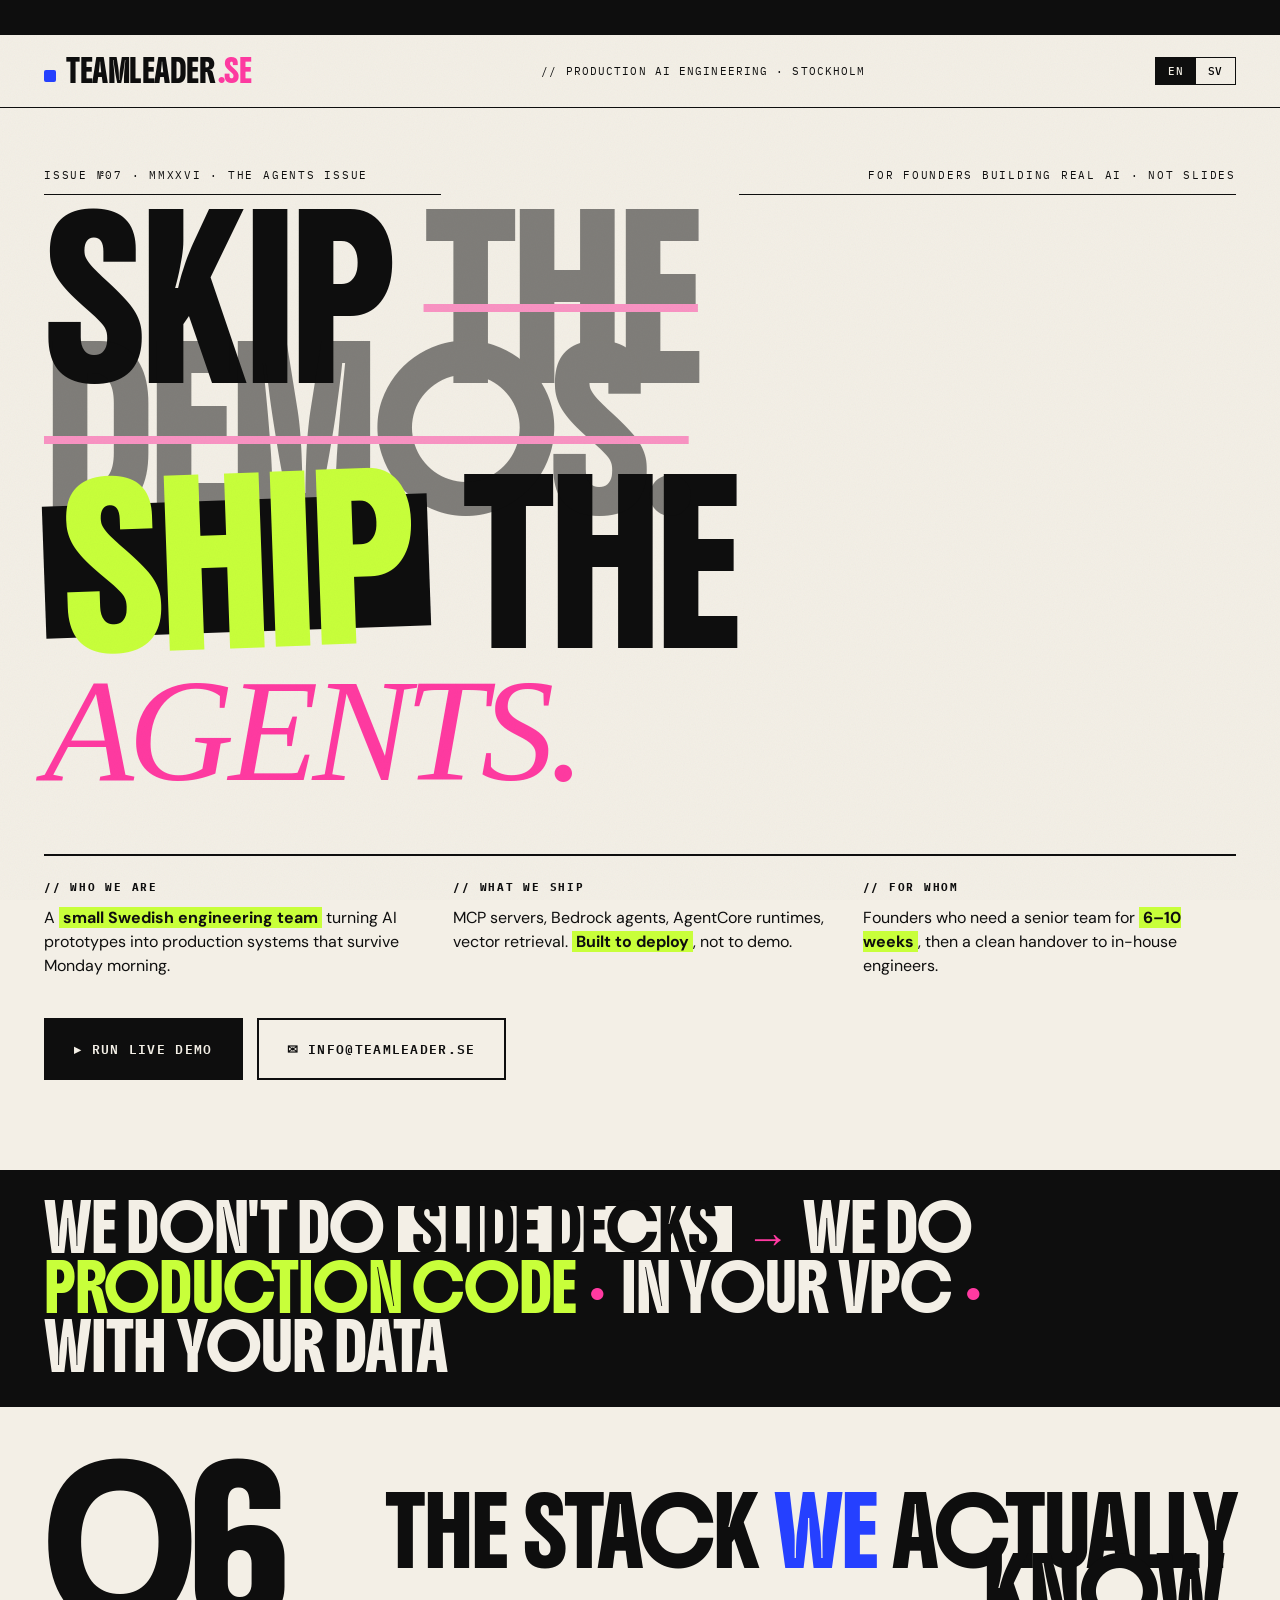
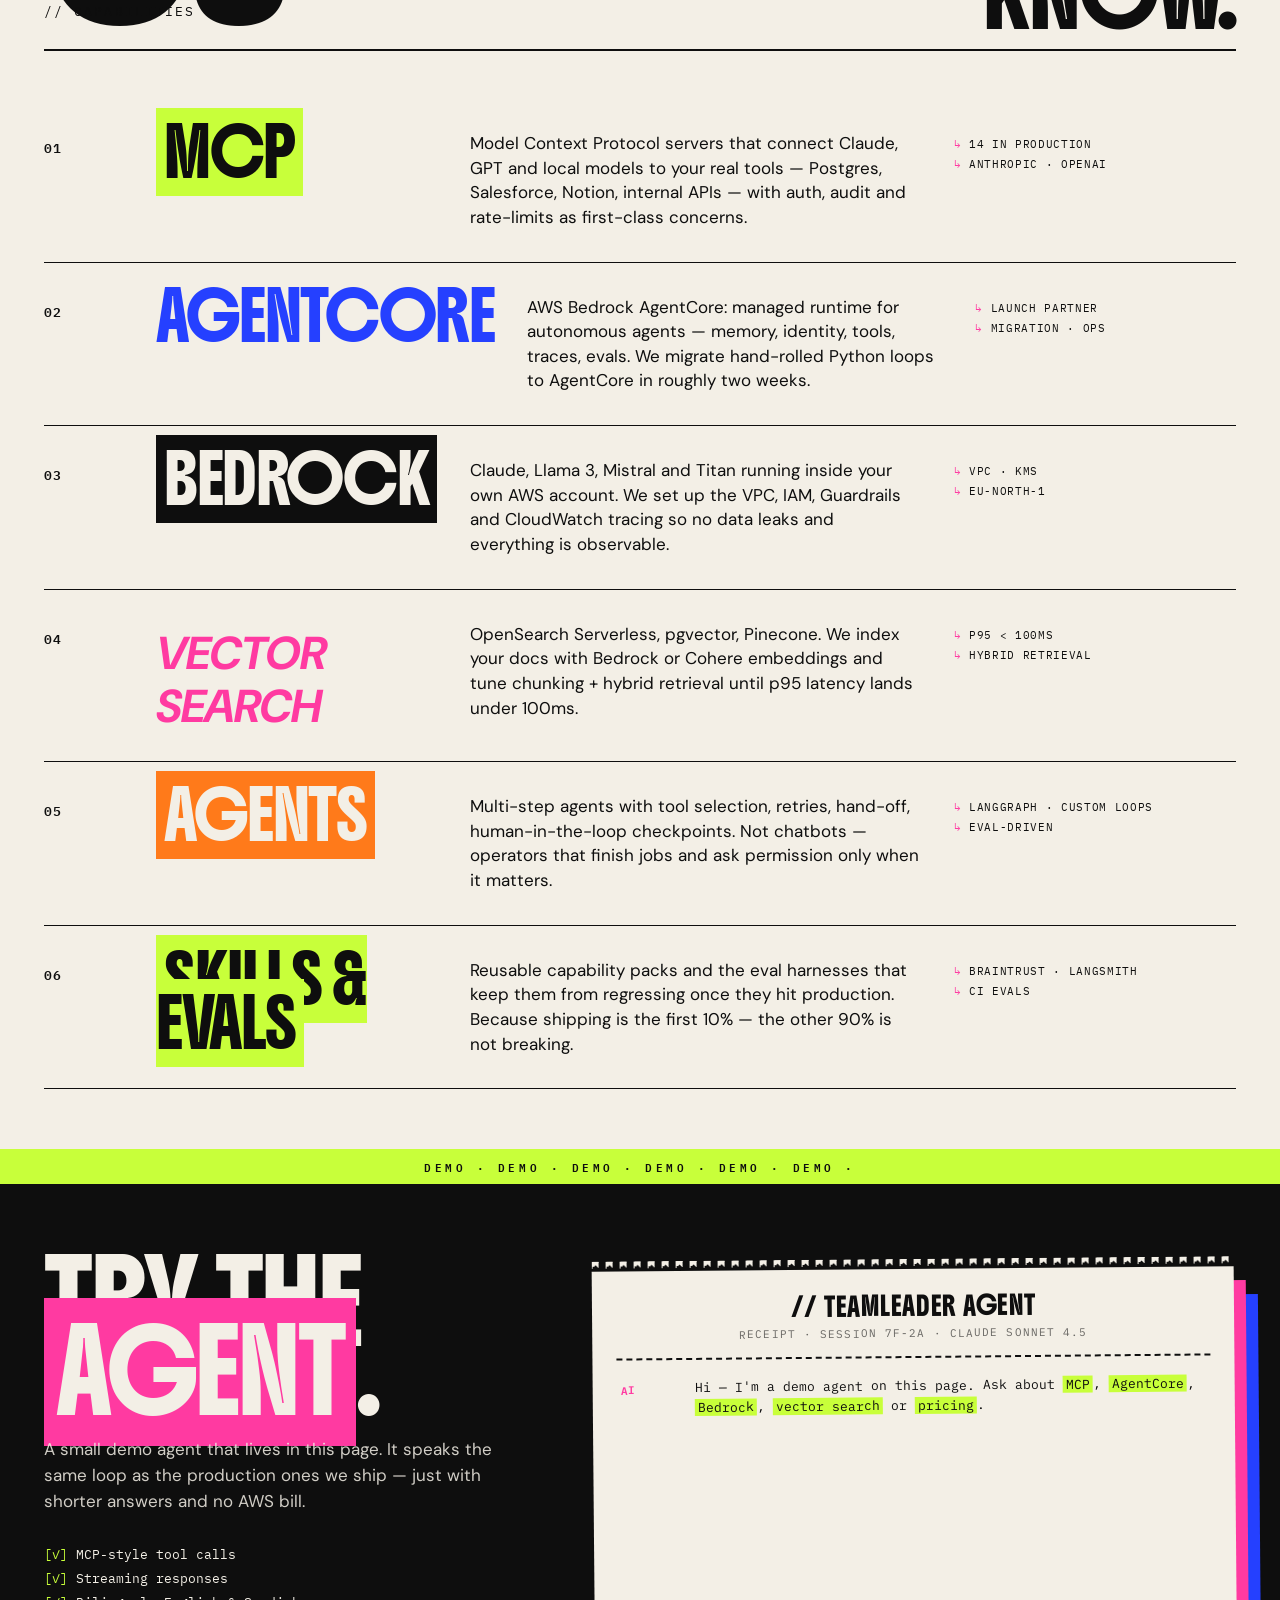
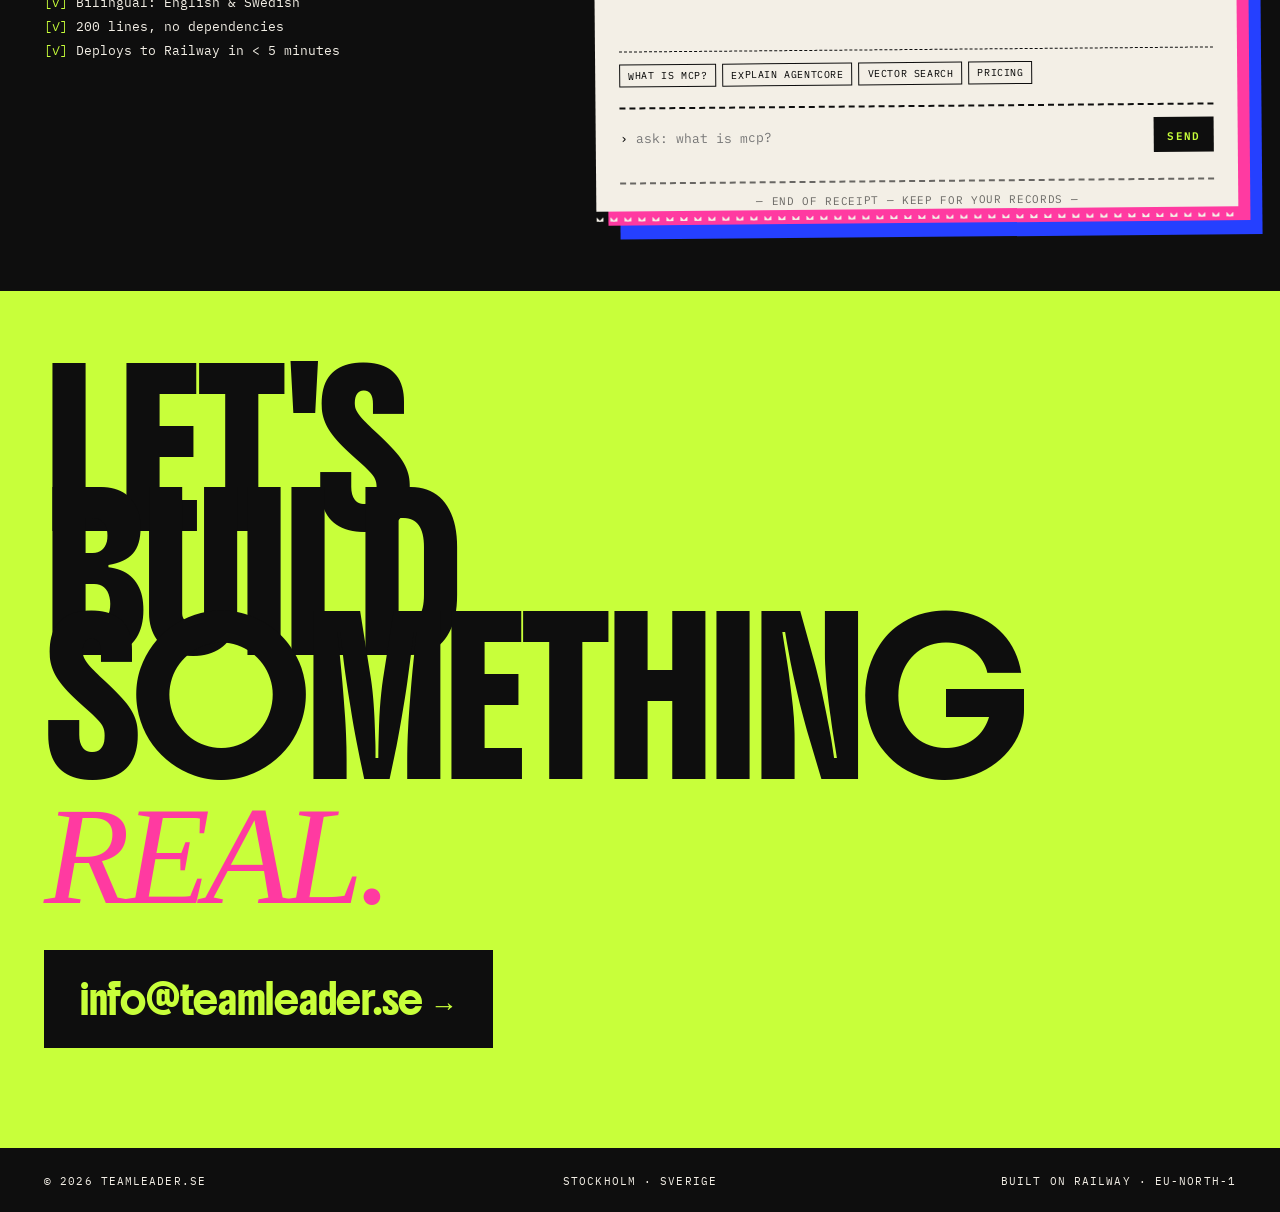
<file: docs/variants/acid.html>
<!doctype html>
<html lang="en">
<head>
<meta charset="utf-8" />
<title>teamleader.se — skip the demos. ship the agents.</title>
<meta name="viewport" content="width=device-width, initial-scale=1" />
<link rel="preconnect" href="https://fonts.googleapis.com">
<link rel="preconnect" href="https://fonts.gstatic.com" crossorigin>
<link href="https://fonts.googleapis.com/css2?family=Boldonse&family=DM+Sans:wght@400;500;700&family=IBM+Plex+Mono:wght@400;500;600&display=swap" rel="stylesheet">
<style>
  :root {
    --paper: #f3efe6;
    --ink: #0e0e0e;
    --line: #0e0e0e;
    --lime: #c8ff3a;
    --cobalt: #2540ff;
    --magenta: #ff3aa1;
    --orange: #ff7a1a;
  }
  * { box-sizing: border-box; }
  html, body { margin: 0; padding: 0; }
  body {
    font-family: 'DM Sans', system-ui, sans-serif;
    color: var(--ink);
    background: var(--paper);
    -webkit-font-smoothing: antialiased;
    overflow-x: hidden;
  }
  .mono { font-family: 'IBM Plex Mono', monospace; }
  .display { font-family: 'Boldonse', 'DM Sans', sans-serif; font-weight: 400; }

  body::before {
    content: ""; position: fixed; inset: 0; pointer-events: none; z-index: 1000;
    background-image: url("data:image/svg+xml;utf8,<svg xmlns='http://www.w3.org/2000/svg' width='160' height='160'><filter id='n'><feTurbulence type='fractalNoise' baseFrequency='0.85' numOctaves='2'/></filter><rect width='100%' height='100%' filter='url(%23n)' opacity='0.55'/></svg>");
    opacity: 0.10; mix-blend-mode: multiply;
  }

  /* ----------- Top strip ----------- */
  .marquee-bar {
    background: var(--ink); color: var(--paper);
    padding: 10px 0; overflow: hidden; white-space: nowrap;
    font-family: 'IBM Plex Mono', monospace; font-size: 12px; letter-spacing: 0.16em; text-transform: uppercase;
  }
  .marquee-bar .scroll { display: inline-block; padding-left: 100%; animation: marquee 40s linear infinite; }
  .marquee-bar .scroll span { margin: 0 24px; }
  .marquee-bar .scroll span.lime { color: var(--lime); }
  @keyframes marquee { 0% {transform: translateX(0);} 100% {transform: translateX(-100%);} }

  /* ----------- Nav ----------- */
  nav.top {
    position: relative; z-index: 10;
    display: flex; align-items: center; justify-content: space-between;
    padding: 22px 44px; border-bottom: 1px solid var(--line);
  }
  .brand { font-family: 'Boldonse', sans-serif; font-size: 22px; letter-spacing: -0.02em; font-weight: 400; line-height: 1; display: flex; align-items: baseline; gap: 2px; }
  .brand b { font-weight: 400; }
  .brand .dot { width: 12px; height: 12px; background: var(--cobalt); display: inline-block; margin-right: 8px; transform: translateY(-1px); border-radius: 2px; }
  .brand .tld { color: var(--magenta); }
  .nav-mid { font-family: 'IBM Plex Mono', monospace; font-size: 11px; letter-spacing: 0.1em; text-transform: uppercase; color: var(--ink); }
  .nav-right { display: flex; align-items: center; gap: 14px; }
  .lang { display: flex; border: 1px solid var(--line); }
  .lang button { border: 0; background: var(--paper); padding: 6px 12px; font-family: 'IBM Plex Mono', monospace; font-size: 11px; cursor: pointer; letter-spacing: 0.06em; font-weight: 500; }
  .lang button.on { background: var(--ink); color: var(--paper); }

  /* ----------- Hero ----------- */
  .hero {
    position: relative; padding: 60px 44px 0;
  }
  .hero-grid {
    display: grid; grid-template-columns: 1fr 1fr 1fr 1fr 1fr 1fr 1fr 1fr 1fr 1fr 1fr 1fr;
    gap: 0; align-items: start;
  }
  .issue {
    grid-column: 1 / span 4;
    font-family: 'IBM Plex Mono', monospace; font-size: 11px; letter-spacing: 0.16em; text-transform: uppercase;
    border-bottom: 1px solid var(--line); padding-bottom: 12px; margin-bottom: 16px;
  }
  .issue-meta { grid-column: 8 / span 5; font-family: 'IBM Plex Mono', monospace; font-size: 11px; letter-spacing: 0.16em; text-transform: uppercase; text-align: right;
    border-bottom: 1px solid var(--line); padding-bottom: 12px; margin-bottom: 16px;
  }

  h1.headline {
    grid-column: 1 / -1;
    font-family: 'Boldonse', 'DM Sans', sans-serif; font-weight: 400;
    font-size: clamp(70px, 11.5vw, 180px); line-height: 0.9; letter-spacing: -0.04em;
    margin: 24px 0 0; text-transform: uppercase;
  }
  h1.headline .row { display: block; }
  h1.headline .lime-bg { background: var(--lime); padding: 0 18px; display: inline-block; margin-right: 18px; }
  h1.headline .cobalt { color: var(--cobalt); }
  h1.headline .magenta { color: var(--magenta); font-style: italic; font-family: serif; font-weight: 400; }
  h1.headline .strike { text-decoration: line-through; text-decoration-color: var(--magenta); text-decoration-thickness: 8px; opacity: 0.5; }
  h1.headline .ship { display: inline-block; transform: rotate(-2deg); background: var(--ink); color: var(--lime); padding: 0 18px; }

  .lede-row { grid-column: 1 / -1; display: grid; grid-template-columns: 1fr 1fr 1fr; gap: 36px; margin-top: 56px; padding-top: 24px; border-top: 2px solid var(--line); }
  .lede-row .col h3 { font-family: 'IBM Plex Mono', monospace; font-size: 11px; letter-spacing: 0.16em; text-transform: uppercase; margin: 0 0 12px; }
  .lede-row .col p { margin: 0; font-size: 16px; line-height: 1.5; max-width: 38ch; }
  .lede-row .col p b { background: var(--lime); padding: 0 4px; font-weight: 700; }

  .cta-row { grid-column: 1 / -1; display: flex; gap: 14px; margin-top: 40px; }
  .btn {
    display: inline-flex; align-items: center; gap: 12px;
    padding: 18px 28px; font-family: 'IBM Plex Mono', monospace; font-weight: 600; font-size: 13px; letter-spacing: 0.1em; text-transform: uppercase;
    text-decoration: none; cursor: pointer; border: 2px solid var(--ink); transition: all .15s ease;
  }
  .btn-primary { background: var(--ink); color: var(--paper); }
  .btn-primary:hover { background: var(--cobalt); border-color: var(--cobalt); }
  .btn-ghost { background: var(--paper); color: var(--ink); }
  .btn-ghost:hover { background: var(--lime); }

  /* ----------- Manifesto strip ----------- */
  .manifesto {
    margin: 90px 0 0; padding: 36px 44px; background: var(--ink); color: var(--paper);
    font-family: 'Boldonse', sans-serif; font-weight: 400;
    font-size: clamp(28px, 3.4vw, 48px); line-height: 1.05; letter-spacing: -0.02em; text-transform: uppercase;
    display: flex; flex-wrap: wrap; gap: 14px; align-items: center;
  }
  .manifesto .acc-lime { color: var(--lime); }
  .manifesto .acc-mag { color: var(--magenta); }
  .manifesto .pill { display: inline-block; background: var(--paper); color: var(--ink); padding: 0 14px; }

  /* ----------- Tech grid - magazine layout ----------- */
  .tech { padding: 80px 44px 60px; }
  .tech-head { display: flex; justify-content: space-between; align-items: flex-end; gap: 40px; margin-bottom: 48px; border-bottom: 2px solid var(--ink); padding-bottom: 24px; }
  .tech-head .num { font-family: 'Boldonse', sans-serif; font-size: 140px; line-height: 0.85; letter-spacing: -0.04em; }
  .tech-head .num small { font-family: 'IBM Plex Mono', monospace; font-size: 13px; letter-spacing: 0.16em; text-transform: uppercase; display: block; margin-bottom: 8px; }
  .tech-head h2 { font-family: 'Boldonse', sans-serif; font-weight: 400; font-size: clamp(40px, 5vw, 76px); line-height: 0.95; letter-spacing: -0.03em; text-transform: uppercase; margin: 0; max-width: 18ch; text-align: right; }

  .tech-list { display: flex; flex-direction: column; }
  .tech-row {
    display: grid; grid-template-columns: 80px 1fr 1.6fr 1fr; gap: 32px;
    padding: 32px 0; border-bottom: 1px solid var(--ink);
    align-items: start; position: relative;
    transition: background .2s ease;
  }
  .tech-row:hover { background: var(--lime); }
  .tech-row .idx { font-family: 'IBM Plex Mono', monospace; font-weight: 600; font-size: 13px; letter-spacing: 0.1em; padding-top: 6px; }
  .tech-row h3 { font-family: 'Boldonse', sans-serif; font-weight: 400; font-size: clamp(32px, 3.6vw, 56px); line-height: 0.95; letter-spacing: -0.03em; text-transform: uppercase; margin: 0; }
  .tech-row p { font-size: 17px; line-height: 1.45; margin: 0; max-width: 50ch; }
  .tech-row .tags { display: flex; flex-direction: column; gap: 6px; font-family: 'IBM Plex Mono', monospace; font-size: 11px; letter-spacing: 0.06em; text-transform: uppercase; padding-top: 6px; }
  .tech-row .tags span:before { content: "↳ "; color: var(--magenta); }
  .tech-row[data-acc="lime"] h3 .acc { background: var(--lime); padding: 0 8px; }
  .tech-row[data-acc="cobalt"] h3 .acc { color: var(--cobalt); }
  .tech-row[data-acc="magenta"] h3 .acc { color: var(--magenta); font-family: 'DM Sans'; font-style: italic; font-weight: 700; }
  .tech-row[data-acc="orange"] h3 .acc { background: var(--orange); padding: 0 8px; color: var(--paper); }
  .tech-row[data-acc="dark"] h3 .acc { background: var(--ink); color: var(--paper); padding: 0 8px; }
  .tech-row:hover h3 .acc { background: var(--ink); color: var(--lime); }

  /* ----------- Demo (Polaroid + Receipt vibe) ----------- */
  .demo { padding: 80px 44px; background: var(--ink); color: var(--paper); position: relative; }
  .demo::before {
    content: "DEMO · DEMO · DEMO · DEMO · DEMO · DEMO · ";
    position: absolute; top: 0; left: 0; right: 0; padding: 8px 0; text-align: center;
    background: var(--lime); color: var(--ink); font-family: 'IBM Plex Mono', monospace; font-size: 11px; letter-spacing: 0.32em; font-weight: 600;
    overflow: hidden; white-space: nowrap;
  }
  .demo-grid { display: grid; grid-template-columns: 1fr 1.3fr; gap: 56px; align-items: start; padding-top: 40px; }
  .demo-left h2 { font-family: 'Boldonse', sans-serif; font-weight: 400; font-size: clamp(48px, 6vw, 96px); line-height: 0.9; letter-spacing: -0.03em; text-transform: uppercase; margin: 0 0 28px; }
  .demo-left h2 .acc { background: var(--magenta); padding: 0 12px; color: var(--paper); }
  .demo-left p { font-size: 17px; line-height: 1.55; max-width: 38ch; opacity: 0.85; }
  .demo-left .checks { margin-top: 28px; font-family: 'IBM Plex Mono', monospace; font-size: 13px; line-height: 1.85; }
  .demo-left .checks div::before { content: "[✓] "; color: var(--lime); }

  /* receipt-style chat */
  .receipt {
    background: var(--paper); color: var(--ink);
    padding: 24px 24px 0; transform: rotate(-0.5deg);
    box-shadow: 12px 14px 0 var(--magenta), 24px 28px 0 var(--cobalt);
    position: relative;
    font-family: 'IBM Plex Mono', monospace; font-size: 13px; line-height: 1.55;
    min-height: 540px;
    display: flex; flex-direction: column;
  }
  .receipt::before {
    content: ""; position: absolute; left: 0; right: 0; top: -10px; height: 12px;
    background-image: linear-gradient(135deg, var(--paper) 25%, transparent 25%), linear-gradient(225deg, var(--paper) 25%, transparent 25%);
    background-size: 14px 14px; background-position: 0 0, 7px 0;
  }
  .receipt::after {
    content: ""; position: absolute; left: 0; right: 0; bottom: -10px; height: 12px;
    background-image: linear-gradient(45deg, var(--paper) 25%, transparent 25%), linear-gradient(-45deg, var(--paper) 25%, transparent 25%);
    background-size: 14px 14px; background-position: 0 0, 7px 0;
  }
  .receipt .r-head { text-align: center; border-bottom: 2px dashed var(--ink); padding-bottom: 14px; margin-bottom: 18px; }
  .receipt .r-head h4 { font-family: 'Boldonse', sans-serif; font-weight: 400; font-size: 18px; letter-spacing: 0.04em; text-transform: uppercase; margin: 0 0 4px; }
  .receipt .r-head .sub { font-size: 11px; letter-spacing: 0.1em; text-transform: uppercase; opacity: 0.6; }
  .receipt .r-body { flex: 1; overflow-y: auto; padding: 0 4px; max-height: 360px; }
  .receipt .row { display: flex; gap: 10px; margin-bottom: 10px; align-items: flex-start; }
  .receipt .row .who { flex-shrink: 0; font-weight: 600; text-transform: uppercase; letter-spacing: 0.06em; font-size: 11px; padding-top: 2px; min-width: 64px; }
  .receipt .row.user .who { color: var(--cobalt); }
  .receipt .row.bot .who { color: var(--magenta); }
  .receipt .row .text { flex: 1; }
  .receipt .row .text em { background: var(--lime); font-style: normal; padding: 0 3px; }
  .receipt .chips { display: flex; flex-wrap: wrap; gap: 6px; padding: 12px 0; border-top: 1px dashed var(--ink); }
  .receipt .chip { font-size: 10px; padding: 4px 8px; border: 1px solid var(--ink); background: transparent; cursor: pointer; font-family: inherit; letter-spacing: 0.06em; text-transform: uppercase; }
  .receipt .chip:hover { background: var(--ink); color: var(--paper); }
  .receipt .r-input { display: flex; align-items: center; gap: 8px; padding: 12px 0 16px; border-top: 2px dashed var(--ink); margin-top: 8px; }
  .receipt .r-input input { flex: 1; background: transparent; border: 0; outline: 0; font-family: inherit; font-size: 13px; padding: 4px 0; }
  .receipt .r-input button { background: var(--ink); color: var(--lime); border: 0; padding: 8px 14px; font-family: inherit; font-size: 11px; letter-spacing: 0.1em; cursor: pointer; font-weight: 600; }
  .receipt .r-input button:hover { background: var(--magenta); color: var(--paper); }
  .receipt .total { border-top: 2px dashed var(--ink); padding-top: 10px; margin-top: 10px; font-size: 11px; letter-spacing: 0.06em; text-transform: uppercase; opacity: 0.6; text-align: center; }

  /* ----------- CTA / footer ----------- */
  .footer-cta {
    padding: 100px 44px; position: relative;
    background: var(--lime);
    border-top: 2px solid var(--ink); border-bottom: 2px solid var(--ink);
  }
  .footer-cta h2 {
    font-family: 'Boldonse', sans-serif; font-weight: 400; font-size: clamp(70px, 11vw, 180px);
    line-height: 0.88; letter-spacing: -0.04em; text-transform: uppercase; margin: 0 0 32px;
  }
  .footer-cta h2 .ital { font-style: italic; font-family: serif; color: var(--magenta); }
  .footer-cta h2 .arrow { display: inline-block; margin-left: 12px; transform: translateY(-8px); }
  .footer-cta .mail {
    display: inline-flex; align-items: center; gap: 18px; padding: 22px 36px;
    background: var(--ink); color: var(--lime); font-family: 'Boldonse', sans-serif; font-size: 28px;
    text-decoration: none; letter-spacing: -0.01em; text-transform: lowercase;
  }
  .footer-cta .mail:hover { background: var(--magenta); color: var(--paper); }
  .footer-meta {
    display: grid; grid-template-columns: 1fr 1fr 1fr; padding: 24px 44px;
    font-family: 'IBM Plex Mono', monospace; font-size: 11px; letter-spacing: 0.1em; text-transform: uppercase;
    background: var(--ink); color: var(--paper);
  }
  .footer-meta div:nth-child(2) { text-align: center; }
  .footer-meta div:nth-child(3) { text-align: right; }

</style>
</head>
<body>

<div class="marquee-bar">
  <div class="scroll">
    <span data-i18n="mq1">AI agents in production</span><span class="lime">·</span>
    <span>MCP servers</span><span class="lime">·</span>
    <span>AWS Bedrock</span><span class="lime">·</span>
    <span>AgentCore</span><span class="lime">·</span>
    <span data-i18n="mq2">vector search</span><span class="lime">·</span>
    <span>info@teamleader.se</span><span class="lime">·</span>
    <span data-i18n="mq3">Stockholm</span><span class="lime">·</span>
    <span data-i18n="mq4">since 2022</span><span class="lime">·</span>
    <span data-i18n="mq1">AI agents in production</span><span class="lime">·</span>
    <span>MCP servers</span><span class="lime">·</span>
    <span>AWS Bedrock</span><span class="lime">·</span>
    <span>AgentCore</span><span class="lime">·</span>
  </div>
</div>

<nav class="top">
  <div class="brand"><span class="dot"></span><b>TEAMLEADER</b><span class="tld">.SE</span></div>
  <div class="nav-mid mono" data-i18n="navMid">// production AI engineering · Stockholm</div>
  <div class="nav-right">
    <div class="lang">
      <button data-lang="en" class="on">EN</button>
      <button data-lang="sv">SV</button>
    </div>
  </div>
</nav>

<section class="hero">
  <div class="hero-grid">
    <div class="issue mono" data-i18n="issue">Issue №07 · MMXXVI · The Agents Issue</div>
    <div class="issue-meta mono" data-i18n="issueMeta">For founders building real AI · not slides</div>

    <h1 class="headline">
      <span class="row" data-i18n-html="hl1">SKIP <span class="strike">THE DEMOS.</span></span>
      <span class="row" data-i18n-html="hl2"><span class="ship">SHIP</span> THE <span class="magenta">agents.</span></span>
    </h1>

    <div class="lede-row">
      <div class="col">
        <h3 data-i18n="ledeH1">// who we are</h3>
        <p data-i18n-html="ledeP1">A <b>small Swedish engineering team</b> turning AI prototypes into production systems that survive Monday morning.</p>
      </div>
      <div class="col">
        <h3 data-i18n="ledeH2">// what we ship</h3>
        <p data-i18n-html="ledeP2">MCP servers, Bedrock agents, AgentCore runtimes, vector retrieval. <b>Built to deploy</b>, not to demo.</p>
      </div>
      <div class="col">
        <h3 data-i18n="ledeH3">// for whom</h3>
        <p data-i18n-html="ledeP3">Founders who need a senior team for <b>6–10 weeks</b>, then a clean handover to in-house engineers.</p>
      </div>
    </div>

    <div class="cta-row">
      <a class="btn btn-primary" href="#demo" data-i18n="cta1">▸ Run live demo</a>
      <a class="btn btn-ghost" href="mailto:info@teamleader.se" data-i18n="cta2">✉ info@teamleader.se</a>
    </div>
  </div>
</section>

<div class="manifesto">
  <span data-i18n="man1">We don't do</span>
  <span class="pill" data-i18n="man2">slide decks</span>
  <span class="acc-mag">→</span>
  <span data-i18n="man3">we do</span>
  <span class="acc-lime" data-i18n="man4">production code</span>
  <span class="acc-mag">·</span>
  <span data-i18n="man5">in your VPC</span>
  <span class="acc-mag">·</span>
  <span data-i18n="man6">with your data</span>
</div>

<section class="tech" id="stack">
  <div class="tech-head">
    <div class="num">06<small data-i18n="techSmall">// capabilities</small></div>
    <h2 data-i18n-html="techTitle">THE STACK <span style="color: var(--cobalt)">WE</span> ACTUALLY KNOW.</h2>
  </div>

  <div class="tech-list">
    <div class="tech-row" data-acc="lime">
      <div class="idx mono">01</div>
      <h3><span class="acc" data-i18n="t1h">MCP</span></h3>
      <p data-i18n="t1p">Model Context Protocol servers that connect Claude, GPT and local models to your real tools — Postgres, Salesforce, Notion, internal APIs — with auth, audit and rate-limits as first-class concerns.</p>
      <div class="tags mono"><span data-i18n="t1tag1">14 in production</span><span data-i18n="t1tag2">Anthropic · OpenAI</span></div>
    </div>
    <div class="tech-row" data-acc="cobalt">
      <div class="idx mono">02</div>
      <h3><span class="acc">AGENTCORE</span></h3>
      <p data-i18n="t2p">AWS Bedrock AgentCore: managed runtime for autonomous agents — memory, identity, tools, traces, evals. We migrate hand-rolled Python loops to AgentCore in roughly two weeks.</p>
      <div class="tags mono"><span data-i18n="t2tag1">launch partner</span><span data-i18n="t2tag2">migration · ops</span></div>
    </div>
    <div class="tech-row" data-acc="dark">
      <div class="idx mono">03</div>
      <h3><span class="acc">BEDROCK</span></h3>
      <p data-i18n="t3p">Claude, Llama 3, Mistral and Titan running inside your own AWS account. We set up the VPC, IAM, Guardrails and CloudWatch tracing so no data leaks and everything is observable.</p>
      <div class="tags mono"><span>VPC · KMS</span><span>eu-north-1</span></div>
    </div>
    <div class="tech-row" data-acc="magenta">
      <div class="idx mono">04</div>
      <h3><span class="acc">vector search</span></h3>
      <p data-i18n="t4p">OpenSearch Serverless, pgvector, Pinecone. We index your docs with Bedrock or Cohere embeddings and tune chunking + hybrid retrieval until p95 latency lands under 100ms.</p>
      <div class="tags mono"><span>p95 &lt; 100ms</span><span>hybrid retrieval</span></div>
    </div>
    <div class="tech-row" data-acc="orange">
      <div class="idx mono">05</div>
      <h3><span class="acc" data-i18n="t5h">AGENTS</span></h3>
      <p data-i18n="t5p">Multi-step agents with tool selection, retries, hand-off, human-in-the-loop checkpoints. Not chatbots — operators that finish jobs and ask permission only when it matters.</p>
      <div class="tags mono"><span data-i18n="t5tag1">LangGraph · custom loops</span><span data-i18n="t5tag2">eval-driven</span></div>
    </div>
    <div class="tech-row" data-acc="lime">
      <div class="idx mono">06</div>
      <h3><span class="acc" data-i18n="t6h">SKILLS &amp; EVALS</span></h3>
      <p data-i18n="t6p">Reusable capability packs and the eval harnesses that keep them from regressing once they hit production. Because shipping is the first 10% — the other 90% is not breaking.</p>
      <div class="tags mono"><span data-i18n="t6tag1">braintrust · langsmith</span><span data-i18n="t6tag2">CI evals</span></div>
    </div>
  </div>
</section>

<section class="demo" id="demo">
  <div class="demo-grid">
    <div class="demo-left">
      <h2 data-i18n-html="demoTitle">TRY THE <span class="acc">AGENT</span>.</h2>
      <p data-i18n="demoSub">A small demo agent that lives in this page. It speaks the same loop as the production ones we ship — just with shorter answers and no AWS bill.</p>
      <div class="checks">
        <div data-i18n="dc1">MCP-style tool calls</div>
        <div data-i18n="dc2">Streaming responses</div>
        <div data-i18n="dc3">Bilingual: English &amp; Swedish</div>
        <div data-i18n="dc4">200 lines, no dependencies</div>
        <div data-i18n="dc5">Deploys to Railway in &lt; 5 minutes</div>
      </div>
    </div>

    <div class="receipt">
      <div class="r-head">
        <h4 data-i18n="rHead">// TEAMLEADER AGENT</h4>
        <div class="sub" data-i18n="rSub">RECEIPT · SESSION 7F-2A · CLAUDE SONNET 4.5</div>
      </div>
      <div class="r-body" id="rBody"></div>
      <div class="chips" id="chipRow"></div>
      <form class="r-input" id="rForm">
        <span>›</span>
        <input id="rInput" type="text" autocomplete="off" />
        <button type="submit">SEND</button>
      </form>
      <div class="total" data-i18n="rTotal">— END OF RECEIPT — KEEP FOR YOUR RECORDS —</div>
    </div>
  </div>
</section>

<section class="footer-cta">
  <h2 data-i18n-html="footTitle">LET'S<br/>BUILD<br/>SOMETHING <span class="ital">real.</span></h2>
  <a class="mail" href="mailto:info@teamleader.se">info@teamleader.se →</a>
</section>

<div class="footer-meta">
  <div>© 2026 TEAMLEADER.SE</div>
  <div data-i18n="footMid">STOCKHOLM · SVERIGE</div>
  <div data-i18n="footRight">BUILT ON RAILWAY · EU-NORTH-1</div>
</div>

<script>
const i18n = {
  en: {
    mq1: "AI agents in production", mq2: "vector search", mq3: "Stockholm", mq4: "since 2022",
    navMid: "// production AI engineering · Stockholm",
    issue: "Issue №07 · MMXXVI · The Agents Issue",
    issueMeta: "For founders building real AI · not slides",
    hl1: 'SKIP <span class="strike">THE DEMOS.</span>',
    hl2: '<span class="ship">SHIP</span> THE <span class="magenta">agents.</span>',
    ledeH1: "// who we are", ledeP1: 'A <b>small Swedish engineering team</b> turning AI prototypes into production systems that survive Monday morning.',
    ledeH2: "// what we ship", ledeP2: 'MCP servers, Bedrock agents, AgentCore runtimes, vector retrieval. <b>Built to deploy</b>, not to demo.',
    ledeH3: "// for whom", ledeP3: 'Founders who need a senior team for <b>6–10 weeks</b>, then a clean handover to in-house engineers.',
    cta1: "▸ Run live demo", cta2: "✉ info@teamleader.se",
    man1: "We don't do", man2: "slide decks", man3: "we do", man4: "production code", man5: "in your VPC", man6: "with your data",
    techSmall: "// capabilities",
    techTitle: 'THE STACK <span style="color: var(--cobalt)">WE</span> ACTUALLY KNOW.',
    t1h: "MCP", t1p: "Model Context Protocol servers that connect Claude, GPT and local models to your real tools — Postgres, Salesforce, Notion, internal APIs — with auth, audit and rate-limits as first-class concerns.",
    t1tag1: "14 in production", t1tag2: "Anthropic · OpenAI",
    t2p: "AWS Bedrock AgentCore: managed runtime for autonomous agents — memory, identity, tools, traces, evals. We migrate hand-rolled Python loops to AgentCore in roughly two weeks.",
    t2tag1: "launch partner", t2tag2: "migration · ops",
    t3p: "Claude, Llama 3, Mistral and Titan running inside your own AWS account. We set up the VPC, IAM, Guardrails and CloudWatch tracing so no data leaks and everything is observable.",
    t4p: "OpenSearch Serverless, pgvector, Pinecone. We index your docs with Bedrock or Cohere embeddings and tune chunking + hybrid retrieval until p95 latency lands under 100ms.",
    t5h: "AGENTS", t5p: "Multi-step agents with tool selection, retries, hand-off, human-in-the-loop checkpoints. Not chatbots — operators that finish jobs and ask permission only when it matters.",
    t5tag1: "LangGraph · custom loops", t5tag2: "eval-driven",
    t6h: "SKILLS & EVALS", t6p: "Reusable capability packs and the eval harnesses that keep them from regressing once they hit production. Because shipping is the first 10% — the other 90% is not breaking.",
    t6tag1: "braintrust · langsmith", t6tag2: "CI evals",
    demoTitle: 'TRY THE <span class="acc">AGENT</span>.',
    demoSub: "A small demo agent that lives in this page. It speaks the same loop as the production ones we ship — just with shorter answers and no AWS bill.",
    dc1: "MCP-style tool calls", dc2: "Streaming responses", dc3: "Bilingual: English & Swedish", dc4: "200 lines, no dependencies", dc5: "Deploys to Railway in < 5 minutes",
    rHead: "// TEAMLEADER AGENT", rSub: "RECEIPT · SESSION 7F-2A · CLAUDE SONNET 4.5",
    rTotal: "— END OF RECEIPT — KEEP FOR YOUR RECORDS —",
    footTitle: 'LET\'S<br/>BUILD<br/>SOMETHING <span class="ital">real.</span>',
    footMid: "STOCKHOLM · SVERIGE", footRight: "BUILT ON RAILWAY · EU-NORTH-1",
    placeholder: "ask: what is mcp?",
    chips: ["what is MCP?", "explain agentcore", "vector search", "pricing"],
    botGreeting: "Hi — I'm a demo agent on this page. Ask about *MCP*, *AgentCore*, *Bedrock*, *vector search* or *pricing*.",
    answers: {
      mcp: "MCP = Anthropic's *Model Context Protocol*. We've shipped 14 MCP servers (Postgres, Salesforce, Notion, internal APIs). Auth, audit, rate-limits done right.",
      agentcore: "*AgentCore* is AWS's managed agent runtime — memory, tools, traces, evals. We migrate Python loops to it in ~2 weeks.",
      bedrock: "*Bedrock* runs Claude / Llama / Mistral / Titan inside your AWS account. We do the VPC, IAM, Guardrails plumbing.",
      vector: "We index your docs into *OpenSearch* or *pgvector* with Bedrock embeddings, tune retrieval to p95 < 100ms.",
      pricing: "Project-based, 6–10 weeks, fixed price. Mail *info@teamleader.se* for a quote within 48h.",
      hello: "Try: *what is MCP?*, *explain agentcore*, *vector search* or *pricing*.",
      fallback: "Small demo — only MCP, AgentCore, Bedrock, vector search, pricing. For more: *info@teamleader.se*."
    }
  },
  sv: {
    mq1: "AI-agenter i produktion", mq2: "vektorsökning", mq3: "Stockholm", mq4: "sedan 2022",
    navMid: "// produktions-AI · Stockholm",
    issue: "Nummer №07 · MMXXVI · Agent-numret",
    issueMeta: "För grundare som bygger riktig AI · inte slides",
    hl1: 'HOPPA <span class="strike">ÖVER DEMON.</span>',
    hl2: '<span class="ship">SKEPPA</span> <span class="magenta">agenten.</span>',
    ledeH1: "// vilka vi är", ledeP1: 'Ett <b>litet svenskt ingenjörsteam</b> som förvandlar AI-prototyper till produktionssystem som överlever måndag morgon.',
    ledeH2: "// vad vi skeppar", ledeP2: 'MCP-servrar, Bedrock-agenter, AgentCore-runtimes, vektorsökning. <b>Byggt för drift</b>, inte demo.',
    ledeH3: "// för vilka", ledeP3: 'Grundare som behöver ett senior-team i <b>6–10 veckor</b>, sedan ren överlämning till interna ingenjörer.',
    cta1: "▸ Kör live-demo", cta2: "✉ info@teamleader.se",
    man1: "Vi gör inte", man2: "pitchdecks", man3: "vi gör", man4: "produktionskod", man5: "i er VPC", man6: "med er data",
    techSmall: "// kapabiliteter",
    techTitle: 'STACKEN <span style="color: var(--cobalt)">VI</span> FAKTISKT KAN.',
    t1h: "MCP", t1p: "MCP-servrar som kopplar Claude, GPT och lokala modeller till era riktiga verktyg — Postgres, Salesforce, Notion, interna API:er — med auth, audit och rate-limits inbyggt.",
    t1tag1: "14 i produktion", t1tag2: "Anthropic · OpenAI",
    t2p: "AWS Bedrock AgentCore: managed runtime för autonoma agenter — minne, identitet, verktyg, traces, evals. Vi migrerar handrullade Python-loopar dit på ungefär två veckor.",
    t2tag1: "launch partner", t2tag2: "migration · drift",
    t3p: "Claude, Llama 3, Mistral och Titan körs i ert eget AWS-konto. Vi sätter upp VPC, IAM, Guardrails och CloudWatch så inget läcker.",
    t4p: "OpenSearch Serverless, pgvector, Pinecone. Vi indexerar era dokument med Bedrock- eller Cohere-embeddings och tunear chunking + hybrid retrieval till p95 < 100ms.",
    t5h: "AGENTER", t5p: "Flerstegs-agenter med verktygsval, retries, hand-off och human-in-the-loop. Inte chatbots — operatörer som avslutar jobb och frågar bara när det spelar roll.",
    t5tag1: "LangGraph · custom loops", t5tag2: "eval-drivet",
    t6h: "SKILLS & EVALS", t6p: "Återanvändbara skill-paket och eval-rigg som hindrar regression i produktion. Att skeppa är de första 10% — de andra 90% är att inte gå sönder.",
    t6tag1: "braintrust · langsmith", t6tag2: "CI-evals",
    demoTitle: 'PROVA <span class="acc">AGENTEN</span>.',
    demoSub: "En liten demoagent som körs på sidan. Samma loop som de riktiga vi skeppar — bara med kortare svar och utan AWS-faktura.",
    dc1: "MCP-style tool calls", dc2: "Streamade svar", dc3: "Tvåspråkig: svenska & engelska", dc4: "200 rader, noll beroenden", dc5: "Deployar till Railway på < 5 min",
    rHead: "// TEAMLEADER-AGENT", rSub: "KVITTO · SESSION 7F-2A · CLAUDE SONNET 4.5",
    rTotal: "— SLUT PÅ KVITTO — SPARA FÖR DINA NOTERINGAR —",
    footTitle: 'LÅT OSS<br/>BYGGA<br/>NÅGOT <span class="ital">riktigt.</span>',
    footMid: "STOCKHOLM · SVERIGE", footRight: "BYGGT PÅ RAILWAY · EU-NORTH-1",
    placeholder: "fråga: vad är mcp?",
    chips: ["vad är MCP?", "förklara agentcore", "vektorsökning", "pris"],
    botGreeting: "Hej — jag är en demoagent på den här sidan. Fråga om *MCP*, *AgentCore*, *Bedrock*, *vektorsökning* eller *pris*.",
    answers: {
      mcp: "MCP = Anthropics *Model Context Protocol*. Vi har skeppat 14 MCP-servrar (Postgres, Salesforce, Notion, interna API:er). Auth, audit, rate-limits gjort rätt.",
      agentcore: "*AgentCore* är AWS managed agent-runtime — minne, verktyg, traces, evals. Vi migrerar Python-loopar dit på ~2 veckor.",
      bedrock: "*Bedrock* kör Claude / Llama / Mistral / Titan i ert AWS-konto. Vi gör VPC, IAM, Guardrails-plumbing.",
      vector: "Vi indexerar era dokument i *OpenSearch* eller *pgvector* med Bedrock-embeddings, tunear retrieval till p95 < 100ms.",
      pricing: "Projektbaserat, 6–10 veckor, fast pris. Mejla *info@teamleader.se* för offert inom 48h.",
      hello: "Prova: *vad är MCP?*, *förklara agentcore*, *vektorsökning* eller *pris*.",
      fallback: "Liten demo — bara MCP, AgentCore, Bedrock, vektorsökning, pris. Mer info: *info@teamleader.se*."
    }
  }
};

let lang = localStorage.getItem('tl-lang') || 'en';

function applyLang() {
  document.documentElement.lang = lang;
  const t = i18n[lang];
  document.querySelectorAll('[data-i18n]').forEach(el => {
    const k = el.getAttribute('data-i18n'); if (t[k] != null) el.textContent = t[k];
  });
  document.querySelectorAll('[data-i18n-html]').forEach(el => {
    const k = el.getAttribute('data-i18n-html'); if (t[k] != null) el.innerHTML = t[k];
  });
  document.querySelectorAll('.lang button').forEach(b => b.classList.toggle('on', b.dataset.lang === lang));
  rInput.placeholder = t.placeholder;
  renderChips();
}
document.querySelectorAll('.lang button').forEach(b => b.addEventListener('click', () => {
  lang = b.dataset.lang; localStorage.setItem('tl-lang', lang); applyLang();
}));

const rBody = document.getElementById('rBody');
const chipRow = document.getElementById('chipRow');
const rForm = document.getElementById('rForm');
const rInput = document.getElementById('rInput');

function fmt(s) { return s.replace(/\*([^*]+)\*/g, '<em>$1</em>').replace(/\n/g, '<br/>'); }
function addMsg(who, body, opts={}) {
  const div = document.createElement('div');
  div.className = 'row ' + who;
  const label = who === 'user' ? (lang==='sv'?'DU':'YOU') : 'AI';
  div.innerHTML = `<span class="who">${label}</span><span class="text"></span>`;
  rBody.appendChild(div);
  const textEl = div.querySelector('.text');
  if (opts.stream) {
    let i = 0;
    const tick = () => {
      if (i <= body.length) {
        textEl.innerHTML = fmt(body.slice(0, i));
        rBody.scrollTop = rBody.scrollHeight;
        i += Math.max(1, Math.round(body.length / 60));
        setTimeout(tick, 18);
      } else {
        textEl.innerHTML = fmt(body);
      }
    };
    tick();
  } else {
    textEl.innerHTML = fmt(body);
  }
  rBody.scrollTop = rBody.scrollHeight;
}
function answer(q) {
  const t = i18n[lang].answers;
  const s = q.toLowerCase();
  if (/(^|\s)(hi|hello|hej|hallå|tjena|hey|help|hjälp)(\W|$)/.test(s)) return t.hello;
  if (s.includes('mcp')) return t.mcp;
  if (s.includes('agentcore') || s.includes('agent core')) return t.agentcore;
  if (s.includes('bedrock')) return t.bedrock;
  if (s.includes('vector') || s.includes('vektor') || s.includes('search') || s.includes('sök')) return t.vector;
  if (s.includes('pris') || s.includes('pricing') || s.includes('cost') || s.includes('kostar')) return t.pricing;
  return t.fallback;
}
function renderChips() {
  chipRow.innerHTML = '';
  i18n[lang].chips.forEach(c => {
    const b = document.createElement('button');
    b.type = 'button'; b.className = 'chip'; b.textContent = c;
    b.addEventListener('click', () => { rInput.value = c; rForm.dispatchEvent(new Event('submit', {cancelable: true})); });
    chipRow.appendChild(b);
  });
}
rForm.addEventListener('submit', (e) => {
  e.preventDefault();
  const v = rInput.value.trim();
  if (!v) return;
  addMsg('user', v);
  rInput.value = '';
  setTimeout(() => addMsg('bot', answer(v), {stream: true}), 320);
});

applyLang();
addMsg('bot', i18n[lang].botGreeting, {stream: true});
</script>
</body>
</html>
</file>
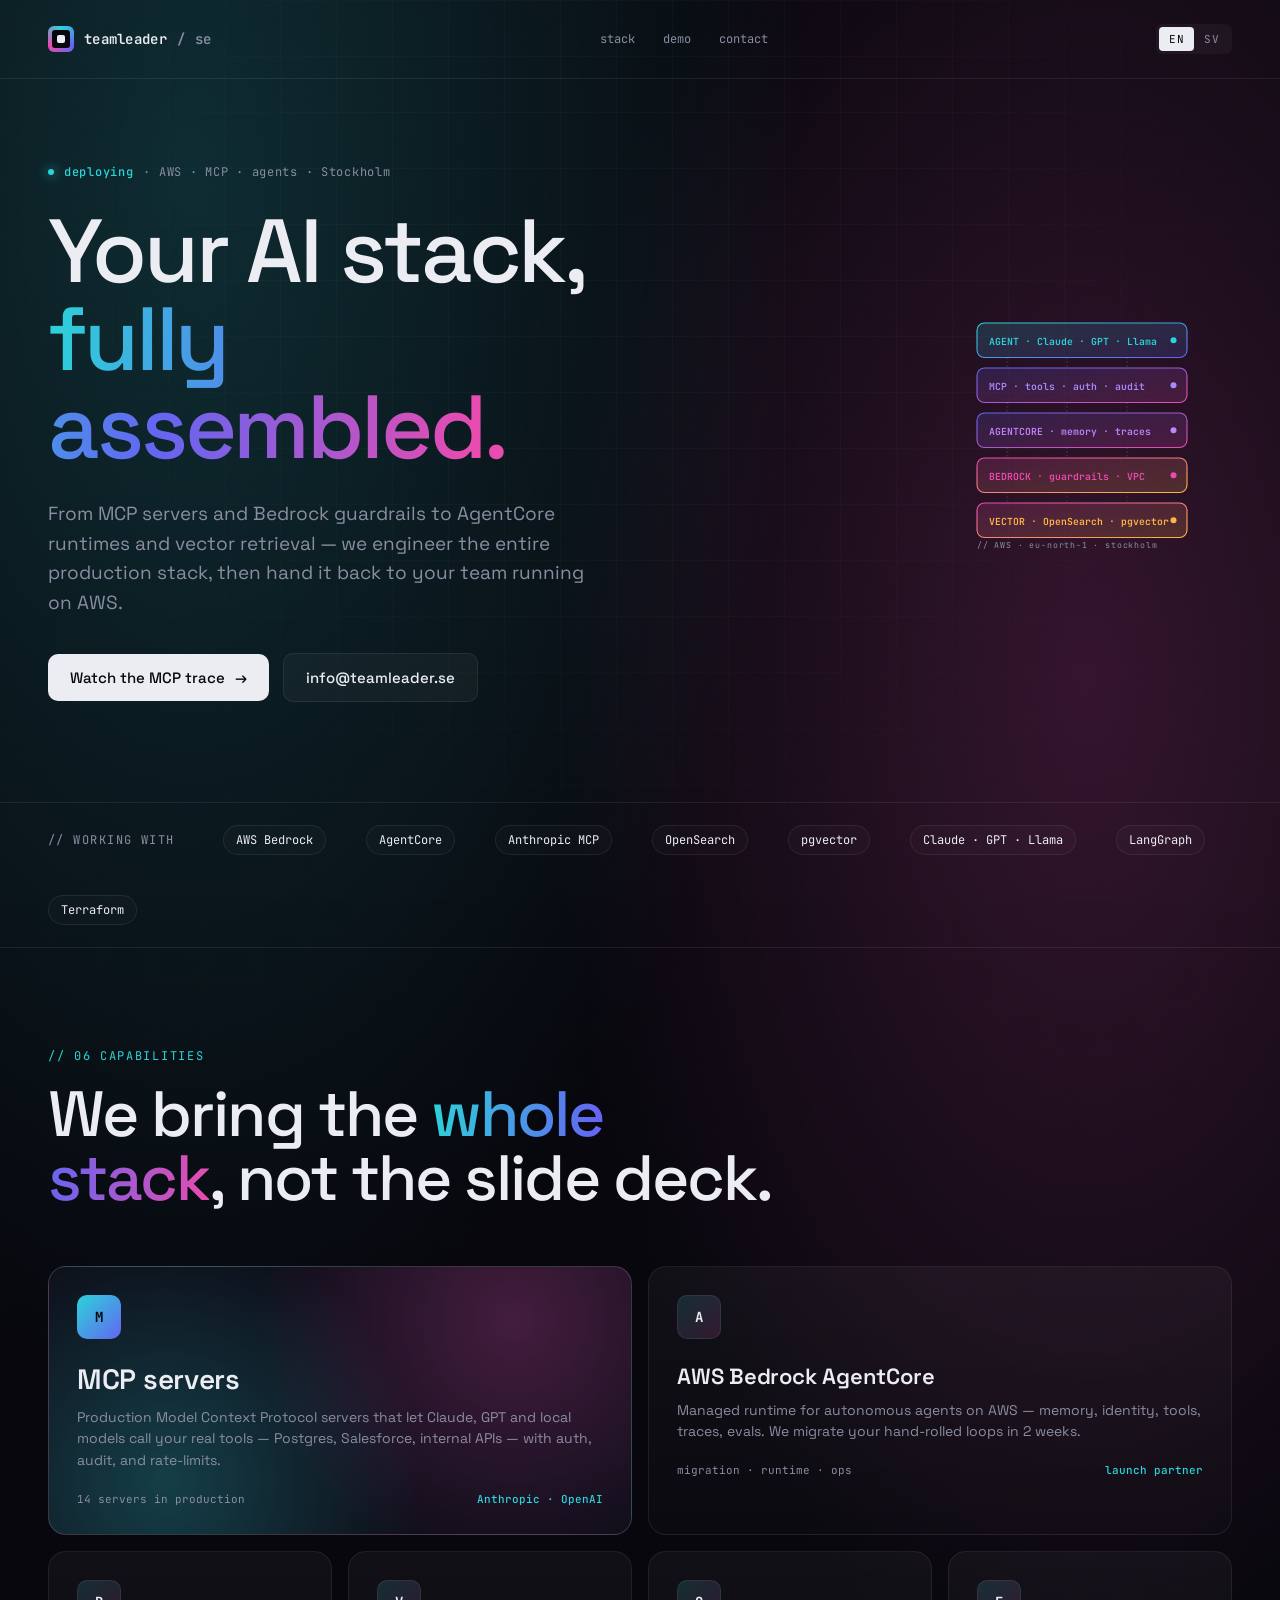
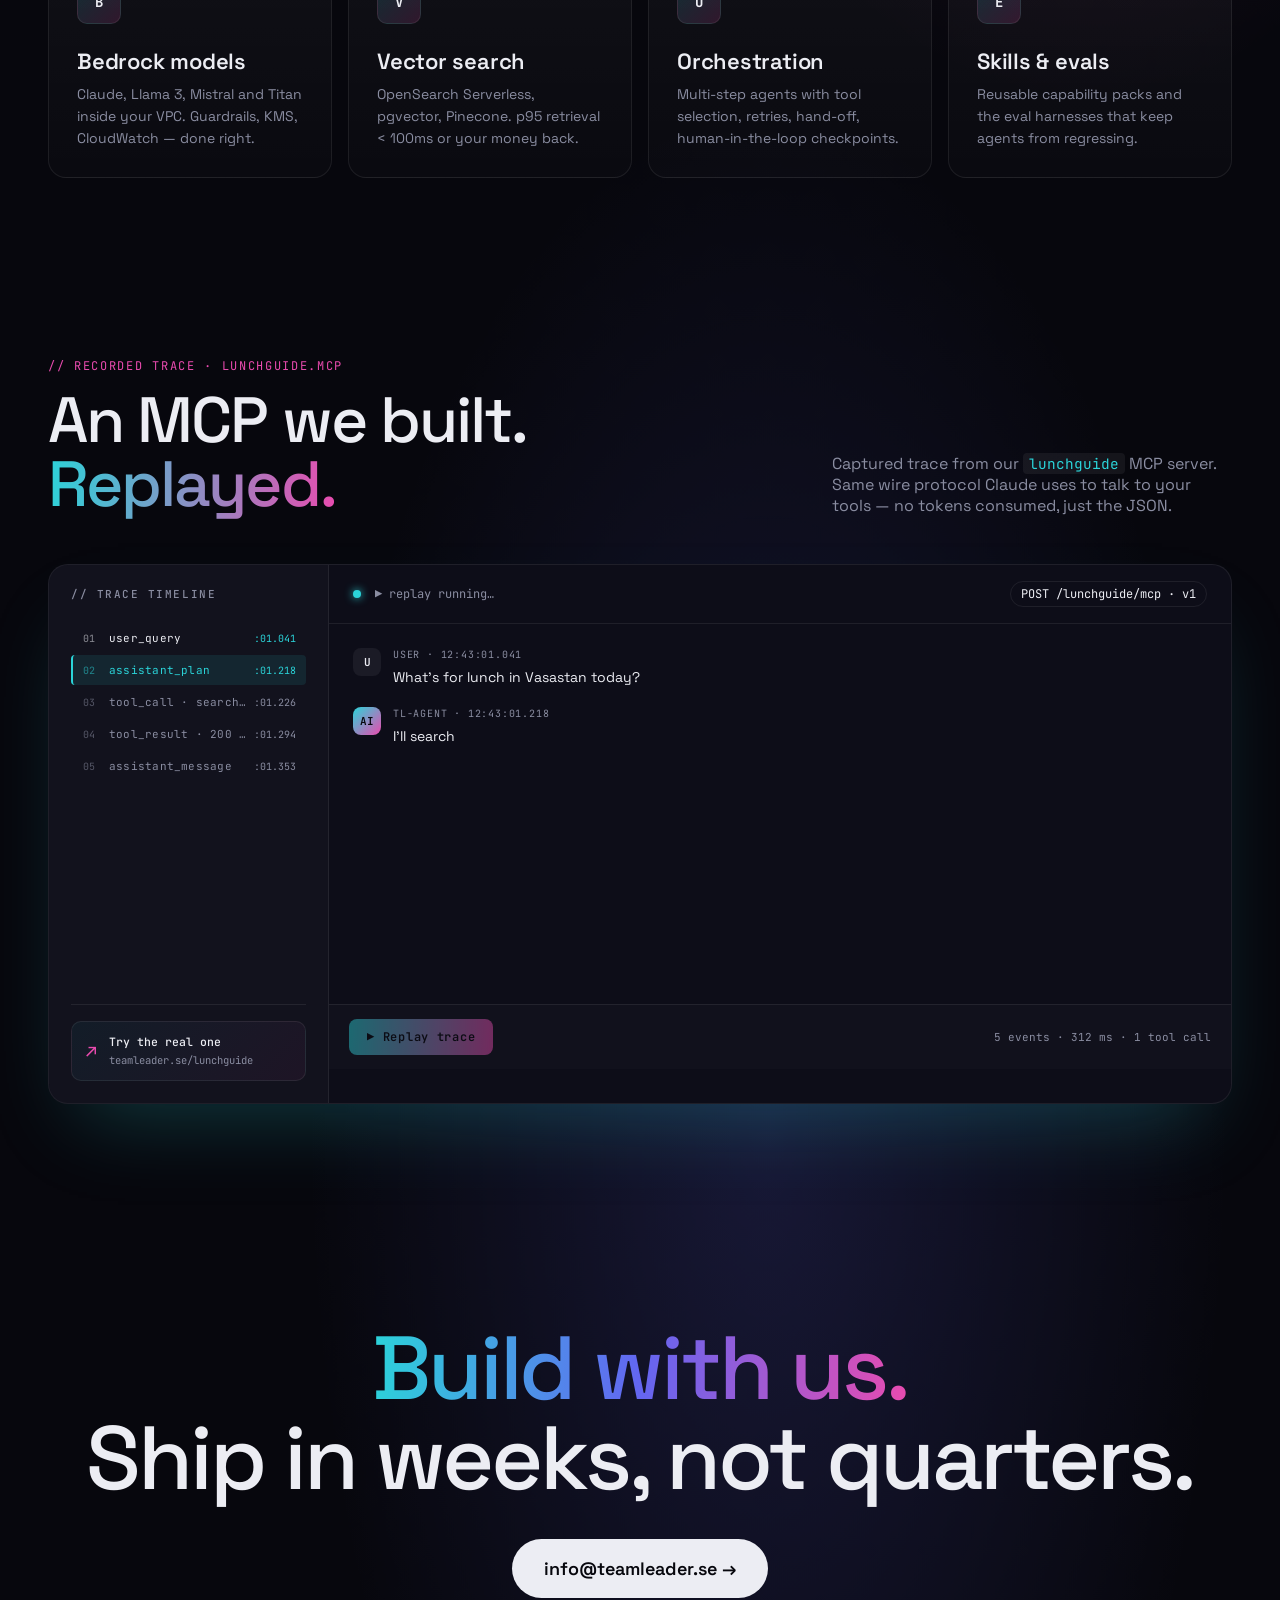
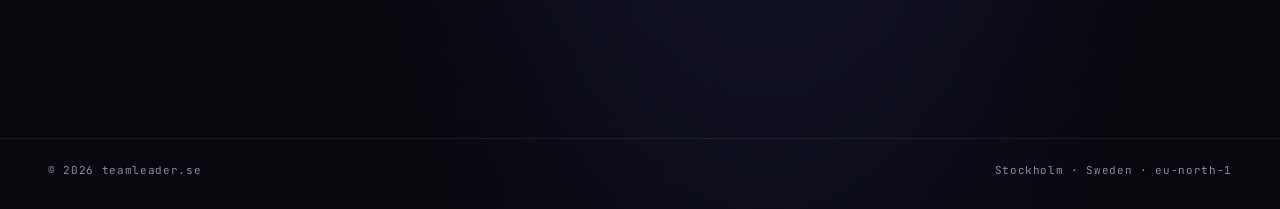
<file: docs/variants/aurora.html>
<!doctype html>
<html lang="en">
<head>
<meta charset="utf-8" />
<title>teamleader.se — your AI stack, fully assembled</title>
<meta name="viewport" content="width=device-width, initial-scale=1" />
<link rel="preconnect" href="https://fonts.googleapis.com">
<link rel="preconnect" href="https://fonts.gstatic.com" crossorigin>
<link href="https://fonts.googleapis.com/css2?family=Space+Grotesk:wght@400;500;600;700&family=JetBrains+Mono:wght@400;500;600&display=swap" rel="stylesheet">
<style>
  :root {
    --bg: #07070d;
    --bg-2: #0d0d18;
    --ink: #ecedf3;
    --ink-dim: #8a8da1;
    --line: rgba(236,237,243,0.08);
    --teal: #2bd4d9;
    --indigo: #6366f1;
    --magenta: #e94baf;
    --gold: #ffb547;
  }
  * { box-sizing: border-box; }
  html, body { margin: 0; padding: 0; background: var(--bg); }
  body {
    font-family: 'Space Grotesk', system-ui, sans-serif;
    color: var(--ink);
    -webkit-font-smoothing: antialiased;
    overflow-x: hidden;
    background:
      radial-gradient(ellipse 80% 60% at 15% 5%, rgba(43,212,217,0.18), transparent 60%),
      radial-gradient(ellipse 70% 50% at 85% 20%, rgba(233,75,175,0.20), transparent 60%),
      radial-gradient(ellipse 60% 50% at 60% 80%, rgba(99,102,241,0.18), transparent 60%),
      var(--bg);
    min-height: 100vh;
  }
  .mono { font-family: 'JetBrains Mono', monospace; }

  /* ----------- Grid bg ----------- */
  body::before {
    content: ""; position: fixed; inset: 0; pointer-events: none; z-index: 0;
    background-image:
      linear-gradient(rgba(255,255,255,0.025) 1px, transparent 1px),
      linear-gradient(90deg, rgba(255,255,255,0.025) 1px, transparent 1px);
    background-size: 56px 56px;
    mask-image: radial-gradient(ellipse at 50% 30%, black 30%, transparent 80%);
  }
  body::after {
    content: ""; position: fixed; inset: 0; pointer-events: none; z-index: 0;
    background-image: url("data:image/svg+xml;utf8,<svg xmlns='http://www.w3.org/2000/svg' width='120' height='120'><filter id='n'><feTurbulence type='fractalNoise' baseFrequency='0.9' numOctaves='2'/></filter><rect width='100%' height='100%' filter='url(%23n)' opacity='0.4'/></svg>");
    opacity: 0.04;
  }

  /* ----------- Nav ----------- */
  nav.top {
    position: relative; z-index: 10;
    display: flex; align-items: center; justify-content: space-between;
    padding: 24px 48px; border-bottom: 1px solid var(--line);
  }
  .brand { display: flex; align-items: center; gap: 10px; font-family: 'JetBrains Mono', monospace; font-size: 14px; letter-spacing: 0.02em; font-weight: 600; }
  .brand-mark {
    width: 26px; height: 26px; position: relative;
    background: conic-gradient(from 0deg, var(--teal), var(--indigo), var(--magenta), var(--teal));
    border-radius: 6px;
  }
  .brand-mark::after { content: ""; position: absolute; inset: 4px; background: var(--bg); border-radius: 3px; }
  .brand-mark::before { content: ""; position: absolute; inset: 9px; background: var(--ink); border-radius: 2px; z-index: 1; }
  .brand b { font-weight: 600; }
  .brand .sep { color: var(--ink-dim); }
  .brand i { font-style: normal; color: var(--ink-dim); }

  .nav-links { display: flex; gap: 28px; font-family: 'JetBrains Mono', monospace; font-size: 12px; }
  .nav-links a { color: var(--ink-dim); text-decoration: none; }
  .nav-links a:hover { color: var(--ink); }

  .nav-right { display: flex; align-items: center; gap: 16px; }
  .lang { display: flex; background: rgba(255,255,255,0.04); border-radius: 6px; padding: 3px; font-family: 'JetBrains Mono', monospace; font-size: 11px; }
  .lang button { border: 0; background: transparent; padding: 5px 10px; border-radius: 4px; color: var(--ink-dim); cursor: pointer; font-family: inherit; font-size: inherit; letter-spacing: 0.04em; }
  .lang button.on { background: var(--ink); color: var(--bg); }

  /* ----------- Hero ----------- */
  .hero {
    position: relative; z-index: 2;
    padding: 80px 48px 100px;
    display: grid; grid-template-columns: 1.1fr 1fr; gap: 64px; align-items: center;
  }
  .eyebrow { display: inline-flex; align-items: center; gap: 10px; font-family: 'JetBrains Mono', monospace; font-size: 12px; color: var(--ink-dim); margin-bottom: 28px; letter-spacing: 0.06em; }
  .eyebrow .dot { width: 6px; height: 6px; border-radius: 50%; background: var(--teal); box-shadow: 0 0 12px var(--teal); }
  .eyebrow b { color: var(--teal); font-weight: 500; }

  h1.headline {
    font-family: 'Space Grotesk', sans-serif; font-weight: 500;
    font-size: clamp(56px, 7vw, 96px); line-height: 0.98; letter-spacing: -0.035em;
    margin: 0 0 28px;
  }
  h1.headline .grad {
    background: linear-gradient(95deg, var(--teal) 0%, var(--indigo) 45%, var(--magenta) 95%);
    -webkit-background-clip: text; background-clip: text; color: transparent;
  }
  .sub { font-size: 19px; line-height: 1.55; color: var(--ink-dim); max-width: 46ch; margin: 0 0 36px; }

  .cta-row { display: flex; gap: 14px; align-items: center; }
  .btn {
    display: inline-flex; align-items: center; gap: 10px;
    padding: 14px 22px; border-radius: 10px; font-family: 'Space Grotesk', sans-serif; font-weight: 500; font-size: 15px;
    text-decoration: none; cursor: pointer; border: 0; transition: all .2s ease;
  }
  .btn-primary { background: var(--ink); color: var(--bg); }
  .btn-primary:hover { transform: translateY(-1px); box-shadow: 0 12px 32px -8px rgba(43,212,217,0.4); }
  .btn-ghost { background: rgba(255,255,255,0.04); color: var(--ink); border: 1px solid var(--line); }
  .btn-ghost:hover { background: rgba(255,255,255,0.08); }

  .stack-vis {
    position: relative; aspect-ratio: 1/1; max-width: 540px; justify-self: end;
  }
  .stack-vis svg { width: 100%; height: 100%; }

  /* ----------- Logos rail ----------- */
  .rail {
    border-top: 1px solid var(--line); border-bottom: 1px solid var(--line);
    padding: 22px 48px; display: flex; align-items: center; gap: 40px; flex-wrap: wrap;
    position: relative; z-index: 2;
    font-family: 'JetBrains Mono', monospace; font-size: 12px; color: var(--ink-dim);
  }
  .rail .label { color: var(--ink-dim); letter-spacing: 0.12em; text-transform: uppercase; margin-right: 8px; }
  .rail .pill { padding: 6px 12px; border-radius: 999px; border: 1px solid var(--line); color: var(--ink); background: rgba(255,255,255,0.02); }

  /* ----------- Tech grid ----------- */
  .tech { padding: 100px 48px 80px; position: relative; z-index: 2; }
  .section-head { margin-bottom: 56px; }
  .section-head .label { font-family: 'JetBrains Mono', monospace; font-size: 12px; color: var(--teal); letter-spacing: 0.14em; text-transform: uppercase; margin-bottom: 18px; }
  .section-head h2 { font-family: 'Space Grotesk', sans-serif; font-weight: 500; font-size: 64px; line-height: 1; letter-spacing: -0.03em; margin: 0; max-width: 18ch; }
  .section-head h2 .grad { background: linear-gradient(95deg, var(--teal), var(--indigo), var(--magenta)); -webkit-background-clip: text; background-clip: text; color: transparent; }

  .tech-grid { display: grid; grid-template-columns: repeat(12, 1fr); gap: 16px; }
  .card {
    background: linear-gradient(180deg, rgba(255,255,255,0.04), rgba(255,255,255,0.015));
    border: 1px solid var(--line); border-radius: 18px; padding: 28px;
    position: relative; overflow: hidden;
    transition: border-color .2s ease, transform .2s ease;
  }
  .card:hover { border-color: rgba(255,255,255,0.18); transform: translateY(-2px); }
  .card .icon {
    width: 44px; height: 44px; border-radius: 10px; display: grid; place-items: center;
    background: linear-gradient(135deg, rgba(43,212,217,0.16), rgba(233,75,175,0.16));
    border: 1px solid var(--line);
    font-family: 'JetBrains Mono', monospace; font-weight: 700; font-size: 14px;
    margin-bottom: 24px;
  }
  .card h3 { font-family: 'Space Grotesk', sans-serif; font-weight: 600; font-size: 22px; line-height: 1.2; letter-spacing: -0.01em; margin: 0 0 10px; }
  .card p { margin: 0; color: var(--ink-dim); font-size: 14px; line-height: 1.55; }
  .card .meta { margin-top: 20px; font-family: 'JetBrains Mono', monospace; font-size: 11px; color: var(--ink-dim); display: flex; justify-content: space-between; }
  .card .meta b { color: var(--teal); font-weight: 500; }

  .card.span-6 { grid-column: span 6; }
  .card.span-4 { grid-column: span 4; }
  .card.span-3 { grid-column: span 3; }

  .card.hero-card {
    background:
      radial-gradient(circle at 80% 20%, rgba(233,75,175,0.25), transparent 50%),
      radial-gradient(circle at 20% 80%, rgba(43,212,217,0.25), transparent 50%),
      var(--bg-2);
    border: 1px solid rgba(255,255,255,0.16);
  }
  .card.hero-card .icon { background: linear-gradient(135deg, var(--teal), var(--indigo)); border: 0; color: var(--bg); }
  .card.hero-card h3 { font-size: 28px; }

  /* ----------- Demo ----------- */
  .demo { padding: 100px 48px; position: relative; z-index: 2; }
  .demo-head { display: flex; justify-content: space-between; align-items: flex-end; gap: 40px; margin-bottom: 48px; }
  .demo-head h2 { font-family: 'Space Grotesk', sans-serif; font-weight: 500; font-size: 64px; line-height: 1; letter-spacing: -0.03em; margin: 0; max-width: 18ch; }
  .demo-head h2 .grad { background: linear-gradient(95deg, var(--teal), var(--magenta)); -webkit-background-clip: text; background-clip: text; color: transparent; }
  .demo-head p { font-size: 16px; color: var(--ink-dim); max-width: 40ch; margin: 0; }

  .chat-panel {
    background: var(--bg-2); border: 1px solid var(--line); border-radius: 20px; overflow: hidden;
    display: grid; grid-template-columns: 280px 1fr; min-height: 540px;
    box-shadow: 0 40px 80px -30px rgba(43,212,217,0.25);
  }
  .chat-side { background: rgba(255,255,255,0.02); border-right: 1px solid var(--line); padding: 22px; display: flex; flex-direction: column; gap: 18px; }
  .chat-side h4 { font-family: 'JetBrains Mono', monospace; font-size: 11px; letter-spacing: 0.14em; text-transform: uppercase; color: var(--ink-dim); margin: 0 0 4px; font-weight: 500; }
  .trace-list { display: flex; flex-direction: column; gap: 2px; }
  .trace-step {
    display: grid; grid-template-columns: 18px 1fr auto; gap: 8px; padding: 8px 10px;
    border-left: 2px solid transparent; border-radius: 4px;
    font-family: 'JetBrains Mono', monospace; font-size: 11px; color: var(--ink-dim);
    cursor: pointer; transition: color .2s ease, background .2s ease, border-color .2s ease;
    align-items: center;
  }
  .trace-step:hover { background: rgba(255,255,255,0.03); color: var(--ink); }
  .trace-step .ts-idx { font-size: 10px; opacity: 0.55; }
  .trace-step .ts-name { letter-spacing: 0.02em; overflow: hidden; text-overflow: ellipsis; white-space: nowrap; }
  .trace-step .ts-time { color: var(--ink-dim); font-size: 10px; }
  .trace-step.done { color: var(--ink); }
  .trace-step.done .ts-time { color: var(--teal); }
  .trace-step.active {
    border-left-color: var(--teal); color: var(--teal);
    background: rgba(43,212,217,0.10);
  }
  .trace-step.active .ts-time { color: var(--teal); }

  .trace-footer { margin-top: auto; padding-top: 16px; border-top: 1px solid var(--line); }
  .real-link {
    display: flex; gap: 12px; align-items: center; text-decoration: none; color: var(--ink);
    font-family: 'JetBrains Mono', monospace; font-size: 11.5px; line-height: 1.4;
    padding: 12px 14px; border-radius: 10px; border: 1px solid var(--line);
    background: linear-gradient(135deg, rgba(43,212,217,0.06), rgba(233,75,175,0.06));
    transition: border-color .2s ease, transform .2s ease;
  }
  .real-link:hover { border-color: var(--teal); transform: translateY(-1px); }
  .real-link .arrow { color: var(--magenta); font-size: 18px; flex-shrink: 0; }
  .real-link b { color: var(--ink); font-weight: 500; display: block; margin-bottom: 2px; }
  .real-link .url { color: var(--ink-dim); font-size: 10.5px; }

  .chat-main { display: flex; flex-direction: column; }
  .chat-bar { display: flex; align-items: center; justify-content: space-between; padding: 16px 24px; border-bottom: 1px solid var(--line); font-family: 'JetBrains Mono', monospace; font-size: 12px; color: var(--ink-dim); }
  .chat-bar .session { display: flex; gap: 14px; align-items: center; }
  .chat-bar .session .dot { width: 8px; height: 8px; border-radius: 50%; background: var(--teal); box-shadow: 0 0 8px var(--teal); }
  .chat-bar .model { padding: 4px 10px; border: 1px solid var(--line); border-radius: 999px; color: var(--ink); }

  .chat-body { flex: 1; overflow-y: auto; padding: 24px; max-height: 380px; }
  .msg { margin-bottom: 18px; display: flex; gap: 12px; align-items: flex-start; }
  .msg .avatar { width: 28px; height: 28px; border-radius: 8px; flex-shrink: 0; font-family: 'JetBrains Mono', monospace; font-size: 11px; display: grid; place-items: center; font-weight: 600; }
  .msg.user .avatar { background: rgba(255,255,255,0.06); color: var(--ink); }
  .msg.bot .avatar { background: linear-gradient(135deg, var(--teal), var(--magenta)); color: var(--bg); }
  .msg .content { flex: 1; }
  .msg .content .meta { font-family: 'JetBrains Mono', monospace; font-size: 10px; color: var(--ink-dim); letter-spacing: 0.08em; text-transform: uppercase; margin-bottom: 6px; }
  .msg .content .body { font-size: 14px; line-height: 1.55; color: var(--ink); white-space: pre-wrap; }
  .msg .content .body em { color: var(--teal); font-style: normal; font-weight: 500; }
  .msg .toolcall {
    margin-top: 10px; padding: 10px 14px; border: 1px dashed var(--line); border-radius: 8px;
    font-family: 'JetBrains Mono', monospace; font-size: 11px; color: var(--ink-dim);
  }
  .msg .toolcall b { color: var(--magenta); font-weight: 500; }

  .replay-bar {
    display: flex; align-items: center; justify-content: space-between; gap: 12px;
    padding: 14px 20px; border-top: 1px solid var(--line);
    background: rgba(255,255,255,0.015);
  }
  .replay-btn {
    background: linear-gradient(95deg, var(--teal), var(--magenta)); color: var(--bg); border: 0;
    padding: 10px 18px; border-radius: 8px; font-family: 'JetBrains Mono', monospace;
    font-size: 12px; font-weight: 600; cursor: pointer; letter-spacing: 0.06em;
    display: inline-flex; align-items: center; gap: 8px;
    transition: transform .15s ease, opacity .15s ease;
  }
  .replay-btn:hover { transform: translateY(-1px); }
  .replay-btn:disabled { opacity: 0.45; cursor: progress; transform: none; }
  .trace-meta { color: var(--ink-dim); font-size: 11px; font-family: 'JetBrains Mono', monospace; }

  .json-box {
    margin-top: 12px; padding: 14px 16px;
    border: 1px solid var(--line); border-radius: 10px;
    background: rgba(0,0,0,0.32);
    font-family: 'JetBrains Mono', monospace; font-size: 11.5px; line-height: 1.6;
    overflow-x: auto; white-space: pre; color: var(--ink);
  }
  .json-box .j-head {
    color: var(--ink-dim); margin-bottom: 10px; padding-bottom: 8px;
    border-bottom: 1px dashed var(--line);
    font-size: 10px; letter-spacing: 0.1em; text-transform: uppercase;
    white-space: normal;
  }
  .json-box .j-head b { color: var(--magenta); font-weight: 500; }
  .json-box .j-head .ok { color: var(--teal); }
  .json-box .k { color: #8ab4ff; }
  .json-box .s { color: #ffb547; }
  .json-box .n { color: var(--teal); }
  .json-box .b { color: #c084fc; }
  .json-box .p { color: var(--ink-dim); }

  .msg.tool .avatar { background: linear-gradient(135deg, var(--magenta), var(--gold)); color: var(--bg); }
  .msg.system .avatar { background: rgba(255,255,255,0.05); color: var(--ink-dim); }
  .msg.system .content .meta { color: var(--ink-dim); }
  code.inline { background: rgba(255,255,255,0.06); padding: 1px 6px; border-radius: 4px; font-family: 'JetBrains Mono', monospace; font-size: 0.9em; color: var(--teal); }

  /* ----------- CTA / footer ----------- */
  .footer-cta { padding: 120px 48px 60px; position: relative; z-index: 2; text-align: center; }
  .footer-cta h2 { font-family: 'Space Grotesk', sans-serif; font-weight: 500; font-size: clamp(56px, 7vw, 96px); line-height: 1; letter-spacing: -0.035em; margin: 0 0 36px; }
  .footer-cta h2 .grad { background: linear-gradient(95deg, var(--teal), var(--indigo), var(--magenta)); -webkit-background-clip: text; background-clip: text; color: transparent; }
  .footer-cta .mail {
    display: inline-flex; align-items: center; gap: 14px; padding: 18px 32px; border-radius: 999px;
    background: var(--ink); color: var(--bg); text-decoration: none; font-family: 'Space Grotesk', sans-serif; font-weight: 600; font-size: 18px;
  }
  .footer-cta .mail:hover { background: linear-gradient(95deg, var(--teal), var(--magenta)); }
  .footer-meta { display: flex; justify-content: space-between; padding: 24px 48px 32px; font-family: 'JetBrains Mono', monospace; font-size: 11px; color: var(--ink-dim); letter-spacing: 0.06em; border-top: 1px solid var(--line); margin-top: 80px; }

</style>
</head>
<body>

<nav class="top">
  <div class="brand">
    <span class="brand-mark"></span>
    <b>teamleader</b><span class="sep">/</span><i>se</i>
  </div>
  <div class="nav-links mono">
    <a href="#stack" data-i18n="navStack">stack</a>
    <a href="#demo" data-i18n="navDemo">demo</a>
    <a href="mailto:info@teamleader.se" data-i18n="navContact">contact</a>
  </div>
  <div class="nav-right">
    <div class="lang">
      <button data-lang="en" class="on">EN</button>
      <button data-lang="sv">SV</button>
    </div>
  </div>
</nav>

<section class="hero">
  <div>
    <div class="eyebrow"><span class="dot"></span><b data-i18n="status">deploying</b><span data-i18n="eyebrow">· AWS · MCP · agents · Stockholm</span></div>
    <h1 class="headline" data-i18n-html="headline">Your AI stack,<br/><span class="grad">fully assembled.</span></h1>
    <p class="sub" data-i18n="sub">From MCP servers and Bedrock guardrails to AgentCore runtimes and vector retrieval — we engineer the entire production stack, then hand it back to your team running on AWS.</p>
    <div class="cta-row">
      <a class="btn btn-primary" href="#demo"><span data-i18n="cta1">Run the live demo</span> →</a>
      <a class="btn btn-ghost" href="mailto:info@teamleader.se"><span data-i18n="cta2">info@teamleader.se</span></a>
    </div>
  </div>

  <div class="stack-vis">
    <svg viewBox="0 0 400 400" fill="none" xmlns="http://www.w3.org/2000/svg">
      <defs>
        <linearGradient id="g1" x1="0" y1="0" x2="1" y2="1">
          <stop offset="0" stop-color="#2bd4d9"/><stop offset="1" stop-color="#6366f1"/>
        </linearGradient>
        <linearGradient id="g2" x1="0" y1="0" x2="1" y2="1">
          <stop offset="0" stop-color="#6366f1"/><stop offset="1" stop-color="#e94baf"/>
        </linearGradient>
        <linearGradient id="g3" x1="0" y1="0" x2="1" y2="1">
          <stop offset="0" stop-color="#e94baf"/><stop offset="1" stop-color="#ffb547"/>
        </linearGradient>
      </defs>

      <!-- layers from top to bottom -->
      <g transform="translate(60 60)">
        <rect x="0" y="0" width="280" height="46" rx="10" fill="url(#g1)" opacity="0.18"/>
        <rect x="0" y="0" width="280" height="46" rx="10" stroke="url(#g1)" stroke-width="1.5"/>
        <text x="16" y="29" font-family="JetBrains Mono" font-size="13" fill="#2bd4d9" font-weight="600">AGENT  ·  Claude · GPT · Llama</text>
        <circle cx="262" cy="23" r="4" fill="#2bd4d9"/>

        <rect x="0" y="60" width="280" height="46" rx="10" fill="url(#g2)" opacity="0.18"/>
        <rect x="0" y="60" width="280" height="46" rx="10" stroke="url(#g2)" stroke-width="1.5"/>
        <text x="16" y="89" font-family="JetBrains Mono" font-size="13" fill="#a78bfa" font-weight="600">MCP  ·  tools · auth · audit</text>
        <circle cx="262" cy="83" r="4" fill="#a78bfa"/>

        <rect x="0" y="120" width="280" height="46" rx="10" fill="url(#g2)" opacity="0.18"/>
        <rect x="0" y="120" width="280" height="46" rx="10" stroke="url(#g2)" stroke-width="1.5"/>
        <text x="16" y="149" font-family="JetBrains Mono" font-size="13" fill="#c084fc" font-weight="600">AGENTCORE  ·  memory · traces</text>
        <circle cx="262" cy="143" r="4" fill="#c084fc"/>

        <rect x="0" y="180" width="280" height="46" rx="10" fill="url(#g3)" opacity="0.18"/>
        <rect x="0" y="180" width="280" height="46" rx="10" stroke="url(#g3)" stroke-width="1.5"/>
        <text x="16" y="209" font-family="JetBrains Mono" font-size="13" fill="#e94baf" font-weight="600">BEDROCK  ·  guardrails · VPC</text>
        <circle cx="262" cy="203" r="4" fill="#e94baf"/>

        <rect x="0" y="240" width="280" height="46" rx="10" fill="url(#g3)" opacity="0.18"/>
        <rect x="0" y="240" width="280" height="46" rx="10" stroke="url(#g3)" stroke-width="1.5"/>
        <text x="16" y="269" font-family="JetBrains Mono" font-size="13" fill="#ffb547" font-weight="600">VECTOR  ·  OpenSearch · pgvector</text>
        <circle cx="262" cy="263" r="4" fill="#ffb547"/>

        <!-- connectors -->
        <path d="M40 46 L40 60 M120 46 L120 60 M200 46 L200 60" stroke="#2bd4d9" stroke-width="1" opacity="0.4" stroke-dasharray="2 3"/>
        <path d="M40 106 L40 120 M120 106 L120 120 M200 106 L200 120" stroke="#a78bfa" stroke-width="1" opacity="0.4" stroke-dasharray="2 3"/>
        <path d="M40 166 L40 180 M120 166 L120 180 M200 166 L200 180" stroke="#c084fc" stroke-width="1" opacity="0.4" stroke-dasharray="2 3"/>
        <path d="M40 226 L40 240 M120 226 L120 240 M200 226 L200 240" stroke="#e94baf" stroke-width="1" opacity="0.4" stroke-dasharray="2 3"/>
      </g>

      <!-- AWS rail bottom -->
      <g transform="translate(60 360)">
        <text x="0" y="0" font-family="JetBrains Mono" font-size="11" fill="#8a8da1" letter-spacing="0.1em">// AWS · eu-north-1 · stockholm</text>
      </g>
    </svg>
  </div>
</section>

<div class="rail">
  <span class="label" data-i18n="railLabel">// working with</span>
  <span class="pill">AWS Bedrock</span>
  <span class="pill">AgentCore</span>
  <span class="pill">Anthropic MCP</span>
  <span class="pill">OpenSearch</span>
  <span class="pill">pgvector</span>
  <span class="pill">Claude · GPT · Llama</span>
  <span class="pill">LangGraph</span>
  <span class="pill">Terraform</span>
</div>

<section class="tech" id="stack">
  <div class="section-head">
    <div class="label" data-i18n="techLabel">// 06 capabilities</div>
    <h2 data-i18n-html="techTitle">We bring the <span class="grad">whole stack</span>, not the slide deck.</h2>
  </div>

  <div class="tech-grid">
    <div class="card hero-card span-6">
      <div class="icon">M</div>
      <h3 data-i18n="t1h">MCP servers</h3>
      <p data-i18n="t1p">Production Model Context Protocol servers that let Claude, GPT and local models call your real tools — Postgres, Salesforce, internal APIs — with auth, audit, and rate-limits.</p>
      <div class="meta"><span data-i18n="t1m1">14 servers in production</span><b data-i18n="t1m2">Anthropic · OpenAI</b></div>
    </div>
    <div class="card span-6">
      <div class="icon">A</div>
      <h3 data-i18n="t2h">AWS Bedrock AgentCore</h3>
      <p data-i18n="t2p">Managed runtime for autonomous agents on AWS — memory, identity, tools, traces, evals. We migrate your hand-rolled loops in 2 weeks.</p>
      <div class="meta"><span data-i18n="t2m1">migration · runtime · ops</span><b data-i18n="t2m2">launch partner</b></div>
    </div>

    <div class="card span-3">
      <div class="icon">B</div>
      <h3 data-i18n="t3h">Bedrock models</h3>
      <p data-i18n="t3p">Claude, Llama 3, Mistral and Titan inside your VPC. Guardrails, KMS, CloudWatch — done right.</p>
    </div>
    <div class="card span-3">
      <div class="icon">V</div>
      <h3 data-i18n="t4h">Vector search</h3>
      <p data-i18n="t4p">OpenSearch Serverless, pgvector, Pinecone. p95 retrieval &lt; 100ms or your money back.</p>
    </div>
    <div class="card span-3">
      <div class="icon">O</div>
      <h3 data-i18n="t5h">Orchestration</h3>
      <p data-i18n="t5p">Multi-step agents with tool selection, retries, hand-off, human-in-the-loop checkpoints.</p>
    </div>
    <div class="card span-3">
      <div class="icon">E</div>
      <h3 data-i18n="t6h">Skills &amp; evals</h3>
      <p data-i18n="t6p">Reusable capability packs and the eval harnesses that keep agents from regressing.</p>
    </div>
  </div>
</section>

<section class="demo" id="demo">
  <div class="demo-head">
    <div>
      <div class="label mono" style="color: var(--magenta); letter-spacing: 0.14em; font-size: 12px; text-transform: uppercase; margin-bottom: 14px;" data-i18n="demoLabel">// recorded trace · lunchguide.mcp</div>
      <h2 data-i18n-html="demoTitle">An MCP we built. <span class="grad">Replayed.</span></h2>
    </div>
    <p data-i18n-html="demoSub">Captured trace from our <code class="inline">lunchguide</code> MCP server. Same wire protocol Claude uses to talk to your tools — no tokens consumed, just the JSON.</p>
  </div>

  <div class="chat-panel">
    <aside class="chat-side">
      <h4 data-i18n="sideTrace">// trace timeline</h4>
      <div class="trace-list" id="traceList"></div>
      <div class="trace-footer">
        <a class="real-link" href="https://teamleader.se/lunchguide" target="_blank" rel="noreferrer">
          <span class="arrow">↗</span>
          <span><b data-i18n="realLinkB">Try the real one</b><span class="url">teamleader.se/lunchguide</span></span>
        </a>
      </div>
    </aside>
    <div class="chat-main">
      <div class="chat-bar">
        <div class="session"><span class="dot"></span><span id="traceStatus" data-i18n="statusRun">▶ replay running…</span></div>
        <div class="model" data-i18n="endpoint">POST /lunchguide/mcp · v1</div>
      </div>
      <div class="chat-body" id="chatBody"></div>
      <div class="replay-bar">
        <button class="replay-btn" id="replayBtn"><span>▶</span><span data-i18n="replay">Replay trace</span></button>
        <span class="trace-meta" id="traceMeta" data-i18n="traceMeta">5 events · 312 ms · 1 tool call</span>
      </div>
    </div>
  </div>
</section>

<section class="footer-cta">
  <h2 data-i18n-html="footTitle"><span class="grad">Build with us.</span><br/>Ship in weeks, not quarters.</h2>
  <a class="mail" href="mailto:info@teamleader.se">info@teamleader.se →</a>
</section>
<div class="footer-meta">
  <span>© 2026 teamleader.se</span>
  <span data-i18n="footMeta">Stockholm · Sweden · eu-north-1</span>
</div>

<script>
const i18n = {
  en: {
    navStack: "stack", navDemo: "demo", navContact: "contact",
    status: "deploying", eyebrow: " · AWS · MCP · agents · Stockholm",
    headline: 'Your AI stack,<br/><span class="grad">fully assembled.</span>',
    sub: "From MCP servers and Bedrock guardrails to AgentCore runtimes and vector retrieval — we engineer the entire production stack, then hand it back to your team running on AWS.",
    cta1: "Watch the MCP trace", cta2: "info@teamleader.se",
    railLabel: "// working with",
    techLabel: "// 06 capabilities",
    techTitle: 'We bring the <span class="grad">whole stack</span>, not the slide deck.',
    t1h: "MCP servers", t1p: "Production Model Context Protocol servers that let Claude, GPT and local models call your real tools — Postgres, Salesforce, internal APIs — with auth, audit, and rate-limits.",
    t1m1: "14 servers in production", t1m2: "Anthropic · OpenAI",
    t2h: "AWS Bedrock AgentCore", t2p: "Managed runtime for autonomous agents on AWS — memory, identity, tools, traces, evals. We migrate your hand-rolled loops in 2 weeks.",
    t2m1: "migration · runtime · ops", t2m2: "launch partner",
    t3h: "Bedrock models", t3p: "Claude, Llama 3, Mistral and Titan inside your VPC. Guardrails, KMS, CloudWatch — done right.",
    t4h: "Vector search", t4p: "OpenSearch Serverless, pgvector, Pinecone. p95 retrieval < 100ms or your money back.",
    t5h: "Orchestration", t5p: "Multi-step agents with tool selection, retries, hand-off, human-in-the-loop checkpoints.",
    t6h: "Skills & evals", t6p: "Reusable capability packs and the eval harnesses that keep agents from regressing.",
    demoLabel: "// recorded trace · lunchguide.mcp",
    demoTitle: 'An MCP we built. <span class="grad">Replayed.</span>',
    demoSub: 'Captured trace from our <code class="inline">lunchguide</code> MCP server. Same wire protocol Claude uses to talk to your tools — no tokens consumed, just the JSON.',
    sideTrace: "// trace timeline", realLinkB: "Try the real one",
    statusRun: "▶ replay running…", statusDone: "✓ trace complete · 312 ms",
    endpoint: "POST /lunchguide/mcp · v1", replay: "Replay trace",
    traceMeta: "5 events · 312 ms · 1 tool call",
    stepNames: ["user_query", "assistant_plan", "tool_call · search_today", "tool_result · 200 OK", "assistant_message"],
    traceUser: "What's for lunch in Vasastan today?",
    tracePlan: "I'll search the *lunchguide* MCP for today's menus in Vasastan. Calling *search_today*…",
    traceAnswer: "Here's today's lunch in Vasastan:\n• *Tranan* — Köttbullar med potatismos · 145 kr — classic\n• *Tennstopet* — Wallenbergare · 165 kr\n• *Cyrano* — Pizza Bianca · 135 kr — cheapest\n• *Lilla Ego* — Dagens fisk · 195 kr — premium\n\nWant me to pull up a full menu for any of these?",
    metaYou: "user", metaAgent: "tl-agent", metaToolCall: "tool_call", metaToolResult: "tool_result",
    footTitle: '<span class="grad">Build with us.</span><br/>Ship in weeks, not quarters.',
    footMeta: "Stockholm · Sweden · eu-north-1",
    placeholderRemoved: ""
  },
  sv: {
    navStack: "stack", navDemo: "demo", navContact: "kontakt",
    status: "deployar", eyebrow: " · AWS · MCP · agenter · Stockholm",
    headline: 'Din AI-stack,<br/><span class="grad">fullt monterad.</span>',
    sub: "Från MCP-servrar och Bedrock-guardrails till AgentCore-runtimes och vektorsökning — vi bygger hela produktionsstacken och lämnar över den körandes på AWS.",
    cta1: "Se MCP-tracen", cta2: "info@teamleader.se",
    railLabel: "// vi jobbar med",
    techLabel: "// 06 kapabiliteter",
    techTitle: 'Vi levererar <span class="grad">hela stacken</span>, inte en pitchdeck.',
    t1h: "MCP-servrar", t1p: "MCP-servrar i produktion som låter Claude, GPT och lokala modeller anropa era riktiga verktyg — Postgres, Salesforce, interna API:er — med auth, audit och rate-limits.",
    t1m1: "14 servrar i produktion", t1m2: "Anthropic · OpenAI",
    t2h: "AWS Bedrock AgentCore", t2p: "Managed runtime för autonoma agenter på AWS — minne, identitet, verktyg, traces, evals. Vi migrerar era handrullade loopar på 2 veckor.",
    t2m1: "migration · runtime · drift", t2m2: "launch partner",
    t3h: "Bedrock-modeller", t3p: "Claude, Llama 3, Mistral och Titan i er VPC. Guardrails, KMS, CloudWatch — gjort rätt.",
    t4h: "Vektorsökning", t4p: "OpenSearch Serverless, pgvector, Pinecone. p95-retrieval < 100ms eller pengarna tillbaka.",
    t5h: "Orkestrering", t5p: "Flerstegs-agenter med verktygsval, retries, hand-off och human-in-the-loop.",
    t6h: "Skills & evals", t6p: "Återanvändbara skill-paket och eval-rigg som hindrar regression.",
    demoLabel: "// inspelad trace · lunchguide.mcp",
    demoTitle: 'En MCP vi byggt. <span class="grad">Återuppspelad.</span>',
    demoSub: 'Fångad trace från vår <code class="inline">lunchguide</code>-MCP. Samma wire-protokoll som Claude använder för att prata med era verktyg — inga tokens, bara JSON.',
    sideTrace: "// trace-tidslinje", realLinkB: "Testa på riktigt",
    statusRun: "▶ spelar upp…", statusDone: "✓ trace klar · 312 ms",
    endpoint: "POST /lunchguide/mcp · v1", replay: "Spela upp igen",
    traceMeta: "5 events · 312 ms · 1 tool-call",
    stepNames: ["user_query", "assistant_plan", "tool_call · search_today", "tool_result · 200 OK", "assistant_message"],
    traceUser: "Vad är bra för lunch i Vasastan idag?",
    tracePlan: "Jag söker i *lunchguide*-MCP:n efter dagens menyer i Vasastan. Anropar *search_today*…",
    traceAnswer: "Här är dagens lunch i Vasastan:\n• *Tranan* — Köttbullar med potatismos · 145 kr — klassiker\n• *Tennstopet* — Wallenbergare · 165 kr\n• *Cyrano* — Pizza Bianca · 135 kr — billigast\n• *Lilla Ego* — Dagens fisk · 195 kr — premium\n\nVill du se hela menyn för någon av dem?",
    metaYou: "user", metaAgent: "tl-agent", metaToolCall: "tool_call", metaToolResult: "tool_result",
    footTitle: '<span class="grad">Bygg med oss.</span><br/>Skeppa på veckor, inte kvartal.',
    footMeta: "Stockholm · Sverige · eu-north-1",
    placeholderRemoved: ""
  }
};

let lang = localStorage.getItem('tl-lang') || 'en';

const chatBody    = document.getElementById('chatBody');
const traceList   = document.getElementById('traceList');
const traceStatus = document.getElementById('traceStatus');
const replayBtn   = document.getElementById('replayBtn');

/* The MCP payload — language-agnostic data on the wire */
const TOOL_CALL = {
  jsonrpc: "2.0",
  id: 7,
  method: "tools/call",
  params: {
    name: "search_today",
    arguments: { area: "Vasastan", date: "2026-05-28", max_results: 5 }
  }
};
const TOOL_RESULT = {
  jsonrpc: "2.0",
  id: 7,
  result: {
    restaurants: [
      { id: "tranan",     name: "Tranan",     dish: "Köttbullar med potatismos", price_sek: 145 },
      { id: "tennstopet", name: "Tennstopet", dish: "Wallenbergare",             price_sek: 165 },
      { id: "cyrano",     name: "Cyrano",     dish: "Pizza Bianca",              price_sek: 135 },
      { id: "lillaego",   name: "Lilla Ego",  dish: "Dagens fisk",               price_sek: 195 }
    ],
    count: 4,
    cached: false,
    latency_ms: 68
  }
};
const STEP_TIMES = ["12:43:01.041", "12:43:01.218", "12:43:01.226", "12:43:01.294", "12:43:01.353"];

function applyLang() {
  document.documentElement.lang = lang;
  const t = i18n[lang];
  document.querySelectorAll('[data-i18n]').forEach(el => {
    const k = el.getAttribute('data-i18n'); if (t[k] != null) el.textContent = t[k];
  });
  document.querySelectorAll('[data-i18n-html]').forEach(el => {
    const k = el.getAttribute('data-i18n-html'); if (t[k] != null) el.innerHTML = t[k];
  });
  document.querySelectorAll('.lang button').forEach(b => b.classList.toggle('on', b.dataset.lang === lang));
  renderTrace();
  if (!replayRan) return;
  // Re-render trace messages in new language without re-animating
  jumpToEnd();
}
document.querySelectorAll('.lang button').forEach(b => b.addEventListener('click', () => {
  lang = b.dataset.lang; localStorage.setItem('tl-lang', lang); applyLang();
}));

/* ---------- helpers ---------- */
function fmt(s) {
  return s
    .replace(/&/g, '&amp;').replace(/</g, '&lt;').replace(/>/g, '&gt;')
    .replace(/\*([^*]+)\*/g, '<em>$1</em>')
    .replace(/\n/g, '<br/>');
}
function escStr(s) {
  return String(s).replace(/&/g, '&amp;').replace(/</g, '&lt;').replace(/>/g, '&gt;').replace(/"/g, '\\"');
}
function prettyJson(v, depth) {
  const pad = '  '.repeat(depth);
  const padNext = '  '.repeat(depth + 1);
  if (v === null) return '<span class="b">null</span>';
  if (typeof v === 'boolean') return `<span class="b">${v}</span>`;
  if (typeof v === 'number')  return `<span class="n">${v}</span>`;
  if (typeof v === 'string')  return `<span class="s">"${escStr(v)}"</span>`;
  if (Array.isArray(v)) {
    if (v.length === 0) return '<span class="p">[]</span>';
    const items = v.map(x => padNext + prettyJson(x, depth + 1)).join('<span class="p">,</span>\n');
    return `<span class="p">[</span>\n${items}\n${pad}<span class="p">]</span>`;
  }
  const keys = Object.keys(v);
  if (keys.length === 0) return '<span class="p">{}</span>';
  const items = keys.map(k =>
    `${padNext}<span class="k">"${escStr(k)}"</span><span class="p">:</span> ${prettyJson(v[k], depth + 1)}`
  ).join('<span class="p">,</span>\n');
  return `<span class="p">{</span>\n${items}\n${pad}<span class="p">}</span>`;
}

/* ---------- trace sidebar ---------- */
function renderTrace() {
  const t = i18n[lang];
  traceList.innerHTML = t.stepNames.map((n, i) => `
    <div class="trace-step" data-i="${i}">
      <span class="ts-idx">${String(i + 1).padStart(2, '0')}</span>
      <span class="ts-name">${n}</span>
      <span class="ts-time">${STEP_TIMES[i].slice(-7)}</span>
    </div>
  `).join('');
  traceList.querySelectorAll('.trace-step').forEach(el => {
    el.addEventListener('click', () => {
      cancelReplay();
      jumpToStep(parseInt(el.dataset.i));
    });
  });
}
function setActive(idx) {
  traceList.querySelectorAll('.trace-step').forEach(el => {
    const i = parseInt(el.dataset.i);
    el.classList.toggle('done', i < idx);
    el.classList.toggle('active', i === idx);
  });
}
function setAllDone() {
  traceList.querySelectorAll('.trace-step').forEach(el => {
    el.classList.add('done');
    el.classList.remove('active');
  });
}

/* ---------- message rendering ---------- */
function makeMsg(kind, avatar, meta) {
  const div = document.createElement('div');
  div.className = 'msg ' + kind;
  div.innerHTML = `<div class="avatar">${avatar}</div><div class="content"><div class="meta">${meta}</div><div class="body"></div></div>`;
  return div;
}
function scrollChat() { chatBody.scrollTop = chatBody.scrollHeight; }

function pushUser(text, time) {
  const t = i18n[lang];
  const m = makeMsg('user', 'U', `${t.metaYou} · ${time}`);
  m.querySelector('.body').innerHTML = fmt(text);
  chatBody.appendChild(m); scrollChat();
}
function pushAssistant(text, time, stream) {
  const t = i18n[lang];
  const m = makeMsg('bot', 'AI', `${t.metaAgent} · ${time}`);
  chatBody.appendChild(m);
  const el = m.querySelector('.body');
  if (stream) streamInto(el, text);
  else el.innerHTML = fmt(text);
  scrollChat();
}
function pushToolCall(payload, time) {
  const t = i18n[lang];
  const m = makeMsg('tool', '◆', `${t.metaToolCall} · ${time}`);
  m.querySelector('.body').innerHTML = `→ <b>POST</b> /lunchguide/mcp · <em>${payload.params.name}</em>`;
  const box = document.createElement('div');
  box.className = 'json-box';
  box.innerHTML = `<div class="j-head">→ <b>POST</b> /lunchguide/mcp · jsonrpc 2.0</div>${prettyJson(payload, 0)}`;
  m.querySelector('.content').appendChild(box);
  chatBody.appendChild(m); scrollChat();
}
function pushToolResult(payload, time) {
  const t = i18n[lang];
  const m = makeMsg('tool', '◇', `${t.metaToolResult} · ${time}`);
  m.querySelector('.body').innerHTML = `← <span style="color:var(--teal)">200 OK</span> · ${payload.result.latency_ms}ms · ${payload.result.count} <em>restaurants</em>`;
  const box = document.createElement('div');
  box.className = 'json-box';
  box.innerHTML = `<div class="j-head">← <span class="ok">200 OK</span> · ${payload.result.latency_ms}ms</div>${prettyJson(payload, 0)}`;
  m.querySelector('.content').appendChild(box);
  chatBody.appendChild(m); scrollChat();
}

function streamInto(el, text) {
  let i = 0;
  const step = Math.max(1, Math.round(text.length / 80));
  const tick = () => {
    if (i <= text.length) {
      el.innerHTML = fmt(text.slice(0, i));
      scrollChat();
      i += step;
      streamTimers.push(setTimeout(tick, 14));
    } else {
      el.innerHTML = fmt(text);
    }
  };
  tick();
}

/* ---------- replay engine ---------- */
let replayTimeouts = [];
let streamTimers   = [];
let replayRan      = false;

function cancelReplay() {
  replayTimeouts.forEach(clearTimeout); replayTimeouts = [];
  streamTimers.forEach(clearTimeout);   streamTimers = [];
}

const stepBuilders = [
  (t) => pushUser(t.traceUser, STEP_TIMES[0]),
  (t) => pushAssistant(t.tracePlan, STEP_TIMES[1], true),
  (_) => pushToolCall(TOOL_CALL, STEP_TIMES[2]),
  (_) => pushToolResult(TOOL_RESULT, STEP_TIMES[3]),
  (t) => pushAssistant(t.traceAnswer, STEP_TIMES[4], true)
];

function runTrace() {
  cancelReplay();
  chatBody.innerHTML = '';
  replayBtn.disabled = true;
  traceStatus.textContent = i18n[lang].statusRun;
  traceStatus.setAttribute('data-i18n', 'statusRun');
  setActive(-1);

  const delays = [350, 800, 600, 950, 700];
  let cum = 0;
  const t = i18n[lang];
  stepBuilders.forEach((fn, i) => {
    cum += delays[i];
    replayTimeouts.push(setTimeout(() => { setActive(i); fn(t); }, cum));
  });
  replayTimeouts.push(setTimeout(() => {
    setAllDone();
    traceStatus.textContent = i18n[lang].statusDone;
    traceStatus.setAttribute('data-i18n', 'statusDone');
    replayBtn.disabled = false;
    replayRan = true;
  }, cum + 900));
}

function jumpToStep(idx) {
  cancelReplay();
  chatBody.innerHTML = '';
  const t = i18n[lang];
  for (let i = 0; i <= idx; i++) {
    // skip streaming for instant jump
    if (i === 1 || i === 4) {
      const m = makeMsg('bot', 'AI', `${t.metaAgent} · ${STEP_TIMES[i]}`);
      chatBody.appendChild(m);
      m.querySelector('.body').innerHTML = fmt(i === 1 ? t.tracePlan : t.traceAnswer);
    } else {
      stepBuilders[i](t);
    }
  }
  setActive(idx);
  if (idx === stepBuilders.length - 1) {
    setAllDone();
    traceStatus.textContent = t.statusDone;
    traceStatus.setAttribute('data-i18n', 'statusDone');
  } else {
    traceStatus.textContent = t.statusRun;
    traceStatus.setAttribute('data-i18n', 'statusRun');
  }
  replayBtn.disabled = false;
  replayRan = true;
}
function jumpToEnd() { jumpToStep(stepBuilders.length - 1); }

replayBtn.addEventListener('click', runTrace);

/* boot */
applyLang();
const io = new IntersectionObserver((entries) => {
  if (entries[0].isIntersecting) { io.disconnect(); runTrace(); }
}, { threshold: 0.25 });
io.observe(document.getElementById('demo'));
</script>
</body>
</html>
</file>
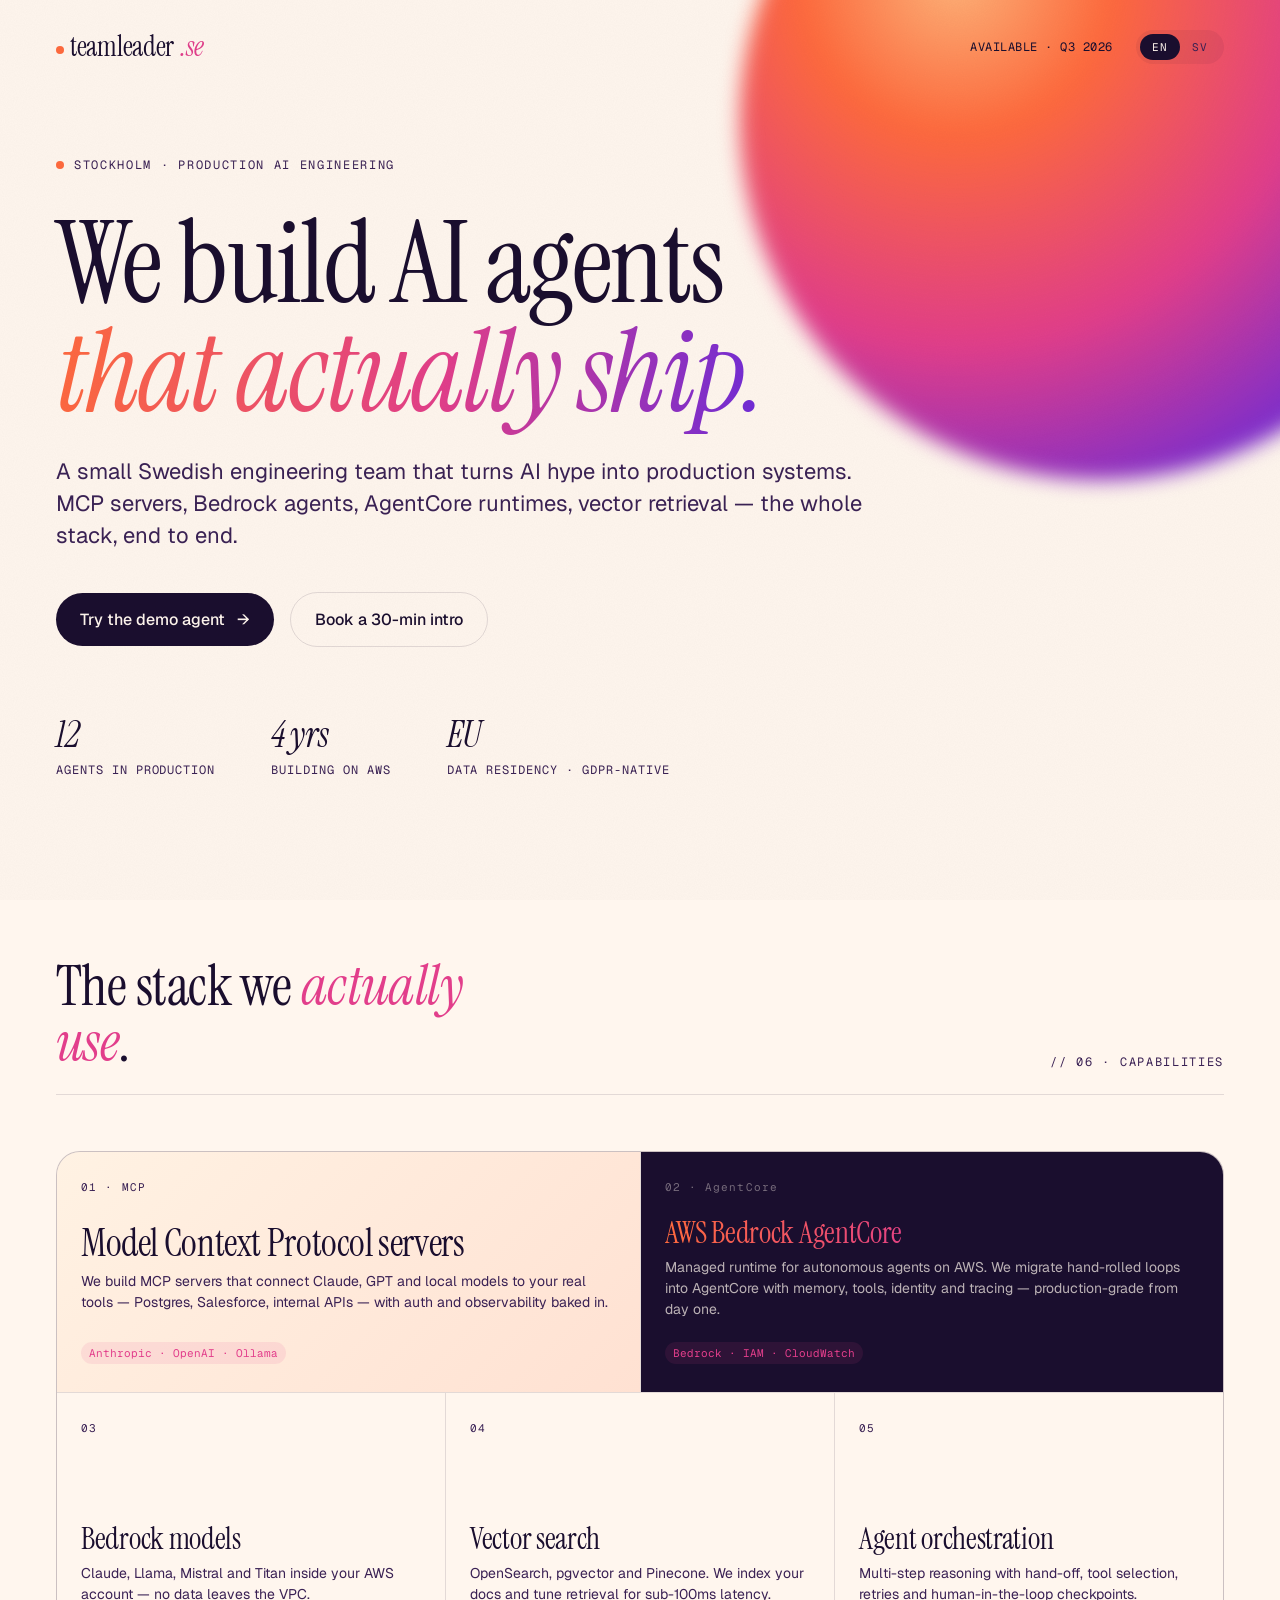
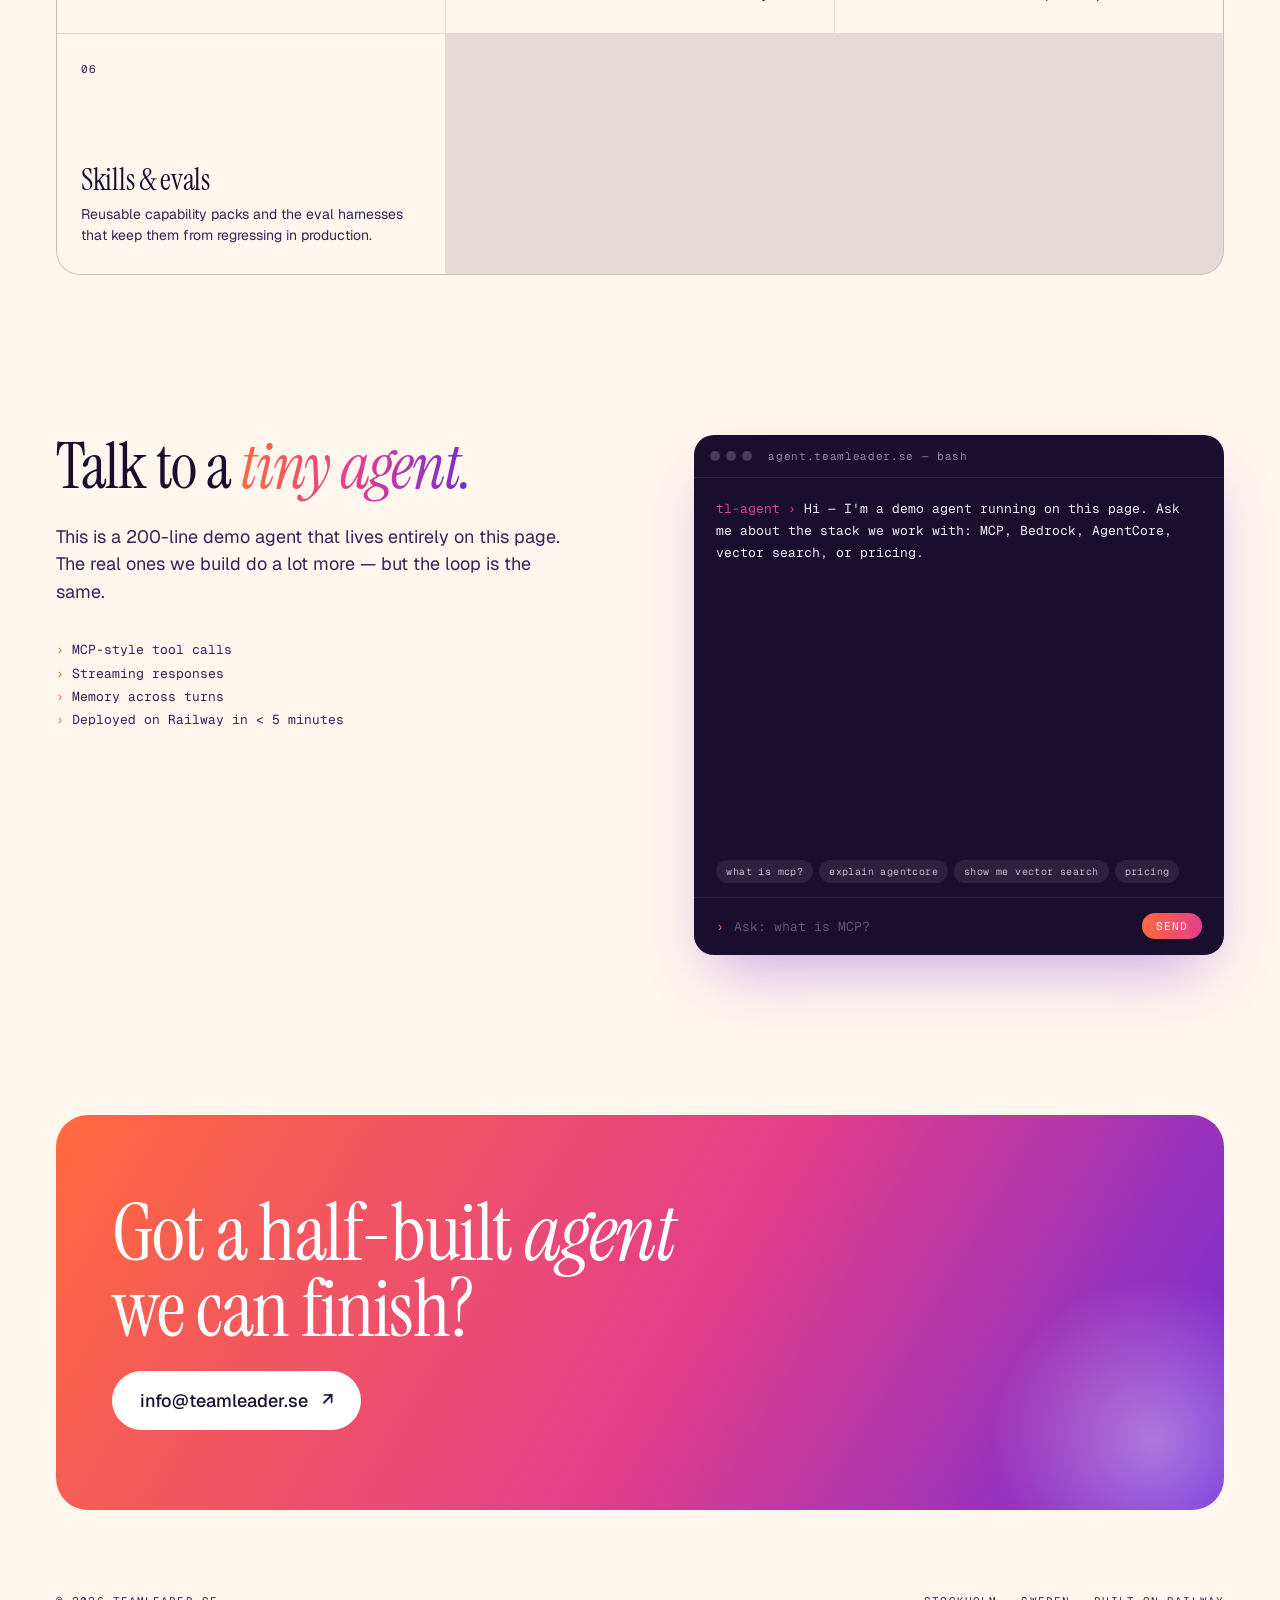
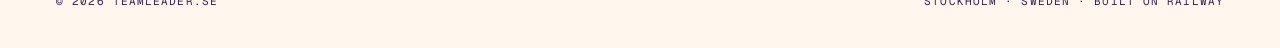
<file: docs/variants/sunset.html>
<!doctype html>
<html lang="en">
<head>
<meta charset="utf-8" />
<title>teamleader.se — AI agents that ship</title>
<meta name="viewport" content="width=device-width, initial-scale=1" />
<link rel="preconnect" href="https://fonts.googleapis.com">
<link rel="preconnect" href="https://fonts.gstatic.com" crossorigin>
<link href="https://fonts.googleapis.com/css2?family=Instrument+Serif:ital@0;1&family=Geist:wght@400;500;600;700&family=Geist+Mono:wght@400;500&display=swap" rel="stylesheet">
<style>
  :root {
    --ink: #1a0e2e;
    --ink-2: #3a2154;
    --paper: #fff6ee;
    --paper-2: #ffe9d6;
    --coral: #ff6a3d;
    --magenta: #e23e8b;
    --plum: #6d2bd9;
    --line: rgba(26,14,46,0.12);
  }
  * { box-sizing: border-box; }
  html, body { margin: 0; padding: 0; }
  body {
    font-family: 'Geist', system-ui, sans-serif;
    color: var(--ink);
    background: var(--paper);
    -webkit-font-smoothing: antialiased;
    overflow-x: hidden;
  }
  .mono { font-family: 'Geist Mono', ui-monospace, monospace; }
  .serif { font-family: 'Instrument Serif', serif; font-style: italic; font-weight: 400; }

  /* ----------- Grain ----------- */
  body::before {
    content: ""; position: fixed; inset: 0; pointer-events: none; z-index: 1000;
    background-image: url("data:image/svg+xml;utf8,<svg xmlns='http://www.w3.org/2000/svg' width='120' height='120'><filter id='n'><feTurbulence type='fractalNoise' baseFrequency='0.9' numOctaves='2' stitchTiles='stitch'/><feColorMatrix values='0 0 0 0 0  0 0 0 0 0  0 0 0 0 0  0 0 0 0.4 0'/></filter><rect width='100%' height='100%' filter='url(%23n)'/></svg>");
    opacity: 0.06; mix-blend-mode: multiply;
  }

  /* ----------- Sun blob ----------- */
  .sun {
    position: absolute; top: -240px; right: -180px; width: 720px; height: 720px;
    border-radius: 50%;
    background: radial-gradient(circle at 30% 30%, #ffb47a 0%, var(--coral) 22%, var(--magenta) 52%, var(--plum) 82%, transparent 100%);
    filter: blur(10px);
    z-index: 0;
    animation: drift 18s ease-in-out infinite alternate;
  }
  @keyframes drift {
    0% { transform: translate(0,0) scale(1); }
    100% { transform: translate(-40px, 30px) scale(1.05); }
  }

  /* ----------- Nav ----------- */
  nav.top {
    position: relative; z-index: 10;
    display: flex; align-items: center; justify-content: space-between;
    padding: 28px 56px;
  }
  .brand {
    display: flex; align-items: baseline; gap: 6px;
    font-family: 'Instrument Serif', serif; font-size: 28px; letter-spacing: -0.01em;
  }
  .brand .dot { width: 8px; height: 8px; border-radius: 50%; background: var(--coral); display: inline-block; transform: translateY(-2px); }
  .brand b { font-weight: 400; }
  .brand i { font-style: italic; color: var(--magenta); }
  .nav-right { display: flex; align-items: center; gap: 24px; font-family: 'Geist Mono', monospace; font-size: 12px; letter-spacing: 0.04em; text-transform: uppercase; }
  .lang { display: flex; background: rgba(26,14,46,0.06); border-radius: 999px; padding: 4px; gap: 0; }
  .lang button {
    border: 0; background: transparent; padding: 6px 12px; border-radius: 999px;
    font-family: inherit; font-size: 11px; letter-spacing: 0.08em; cursor: pointer; color: var(--ink-2);
  }
  .lang button.on { background: var(--ink); color: var(--paper); }

  /* ----------- Hero ----------- */
  .hero { position: relative; padding: 60px 56px 80px; z-index: 2; }
  .eyebrow { display: inline-flex; align-items: center; gap: 10px; font-family: 'Geist Mono', monospace; font-size: 12px; letter-spacing: 0.14em; text-transform: uppercase; color: var(--ink-2); margin-bottom: 36px; }
  .eyebrow .pulse { width: 8px; height: 8px; border-radius: 50%; background: var(--coral); box-shadow: 0 0 0 0 rgba(255,106,61,0.7); animation: pulse 2s infinite; }
  @keyframes pulse { 70% { box-shadow: 0 0 0 12px transparent; } 100% { box-shadow: 0 0 0 0 transparent; } }

  h1.headline {
    font-family: 'Instrument Serif', serif; font-weight: 400;
    font-size: clamp(64px, 9vw, 132px); line-height: 0.95; letter-spacing: -0.02em;
    margin: 0 0 28px; max-width: 14ch;
  }
  h1.headline em { font-style: italic; background: linear-gradient(95deg, var(--coral), var(--magenta) 55%, var(--plum)); -webkit-background-clip: text; background-clip: text; color: transparent; }
  .sub { font-size: 22px; line-height: 1.45; max-width: 56ch; color: var(--ink-2); margin: 0 0 40px; }
  .cta-row { display: flex; gap: 16px; align-items: center; flex-wrap: wrap; }
  .btn {
    display: inline-flex; align-items: center; gap: 12px;
    padding: 16px 24px; border-radius: 999px; font-family: 'Geist', sans-serif; font-weight: 500; font-size: 16px;
    text-decoration: none; cursor: pointer; border: 0; transition: transform .2s ease;
  }
  .btn:hover { transform: translateY(-1px); }
  .btn-primary { background: var(--ink); color: var(--paper); }
  .btn-primary .arrow { display: inline-block; transition: transform .2s; }
  .btn-primary:hover .arrow { transform: translateX(4px); }
  .btn-ghost { background: transparent; color: var(--ink); border: 1px solid var(--line); }

  .hero-meta { margin-top: 64px; display: flex; gap: 56px; flex-wrap: wrap; }
  .hero-meta div { font-family: 'Geist Mono', monospace; font-size: 12px; text-transform: uppercase; letter-spacing: 0.08em; color: var(--ink-2); }
  .hero-meta div b { display: block; font-family: 'Instrument Serif', serif; font-style: italic; font-weight: 400; font-size: 36px; letter-spacing: -0.01em; color: var(--ink); margin-bottom: 4px; text-transform: none; }

  /* ----------- Tech section ----------- */
  .tech { padding: 100px 56px 60px; position: relative; z-index: 2; }
  .section-head { display: flex; align-items: flex-end; justify-content: space-between; gap: 40px; margin-bottom: 56px; border-bottom: 1px solid var(--line); padding-bottom: 24px; }
  .section-head h2 { font-family: 'Instrument Serif', serif; font-weight: 400; font-size: 56px; line-height: 1; letter-spacing: -0.01em; margin: 0; max-width: 16ch; }
  .section-head h2 em { font-style: italic; color: var(--magenta); }
  .section-head .label { font-family: 'Geist Mono', monospace; font-size: 12px; letter-spacing: 0.14em; text-transform: uppercase; color: var(--ink-2); white-space: nowrap; }

  .tech-grid { display: grid; grid-template-columns: repeat(6, 1fr); gap: 1px; background: var(--line); border: 1px solid var(--line); border-radius: 24px; overflow: hidden; }
  .card {
    background: var(--paper); padding: 28px 24px; min-height: 240px; display: flex; flex-direction: column; justify-content: space-between;
    grid-column: span 2; transition: background .25s ease;
    position: relative;
  }
  .card:hover { background: var(--paper-2); }
  .card .num { font-family: 'Geist Mono', monospace; font-size: 11px; color: var(--ink-2); letter-spacing: 0.1em; }
  .card h3 { font-family: 'Instrument Serif', serif; font-weight: 400; font-size: 30px; line-height: 1.05; margin: 16px 0 8px; letter-spacing: -0.01em; }
  .card p { margin: 0; font-size: 14px; line-height: 1.5; color: var(--ink-2); }
  .card .tag { display: inline-block; margin-top: 14px; font-family: 'Geist Mono', monospace; font-size: 11px; padding: 4px 8px; border-radius: 999px; background: rgba(226,62,139,0.1); color: var(--magenta); align-self: flex-start; }

  .card.feature { grid-column: span 3; background: linear-gradient(135deg, #fff2e3, #ffe1d2); }
  .card.feature h3 { font-size: 38px; }
  .card.dark { grid-column: span 3; background: var(--ink); color: var(--paper); }
  .card.dark h3 { background: linear-gradient(95deg, var(--coral), var(--magenta), #f5b3d9); -webkit-background-clip: text; background-clip: text; color: transparent; }
  .card.dark p { color: rgba(255,246,238,0.7); }
  .card.dark .num { color: rgba(255,246,238,0.4); }

  /* ----------- Demo / chat ----------- */
  .demo { padding: 100px 56px; position: relative; z-index: 2; }
  .demo-wrap { display: grid; grid-template-columns: 1.1fr 1fr; gap: 56px; align-items: stretch; }
  .demo-text h2 { font-family: 'Instrument Serif', serif; font-weight: 400; font-size: 64px; line-height: 1; letter-spacing: -0.02em; margin: 0 0 24px; }
  .demo-text h2 em { font-style: italic; background: linear-gradient(95deg, var(--coral), var(--magenta), var(--plum)); -webkit-background-clip: text; background-clip: text; color: transparent; }
  .demo-text p { font-size: 18px; line-height: 1.55; color: var(--ink-2); max-width: 44ch; }
  .demo-text ul { font-family: 'Geist Mono', monospace; font-size: 13px; line-height: 1.8; color: var(--ink-2); list-style: none; padding: 0; margin: 32px 0; }
  .demo-text ul li::before { content: "› "; color: var(--coral); }

  .terminal {
    background: var(--ink); color: var(--paper); border-radius: 20px; overflow: hidden;
    display: flex; flex-direction: column; min-height: 520px;
    box-shadow: 0 30px 60px -20px rgba(109,43,217,0.4);
  }
  .term-bar { display: flex; align-items: center; gap: 8px; padding: 14px 16px; border-bottom: 1px solid rgba(255,255,255,0.08); }
  .term-bar .dots { display: flex; gap: 6px; }
  .term-bar .dots i { width: 10px; height: 10px; border-radius: 50%; background: rgba(255,255,255,0.2); }
  .term-bar .title { font-family: 'Geist Mono', monospace; font-size: 11px; color: rgba(255,255,255,0.5); letter-spacing: 0.06em; margin-left: 8px; }
  .term-body { flex: 1; padding: 20px 22px; font-family: 'Geist Mono', monospace; font-size: 13px; line-height: 1.7; overflow: auto; max-height: 420px; }
  .term-body .msg { margin-bottom: 14px; }
  .term-body .msg .who { color: rgba(255,255,255,0.4); margin-right: 8px; }
  .term-body .msg.user .who { color: var(--coral); }
  .term-body .msg.bot .who { color: var(--magenta); }
  .term-body .msg .body { color: rgba(255,255,255,0.92); white-space: pre-wrap; }
  .term-body .msg.bot .body em { color: #ffb47a; font-style: normal; }
  .term-input { display: flex; align-items: center; gap: 10px; padding: 14px 22px; border-top: 1px solid rgba(255,255,255,0.08); }
  .term-input .prompt { color: var(--coral); font-family: 'Geist Mono', monospace; font-size: 13px; }
  .term-input input { flex: 1; background: transparent; border: 0; outline: 0; color: var(--paper); font-family: 'Geist Mono', monospace; font-size: 13px; padding: 6px 0; }
  .term-input input::placeholder { color: rgba(255,255,255,0.3); }
  .term-input .send { background: linear-gradient(95deg, var(--coral), var(--magenta)); color: white; border: 0; padding: 6px 14px; border-radius: 999px; font-family: 'Geist Mono', monospace; font-size: 11px; letter-spacing: 0.08em; cursor: pointer; }
  .chip-row { display: flex; flex-wrap: wrap; gap: 6px; padding: 0 22px 14px; }
  .chip { font-family: 'Geist Mono', monospace; font-size: 10px; padding: 5px 10px; border-radius: 999px; background: rgba(255,255,255,0.08); color: rgba(255,255,255,0.7); cursor: pointer; border: 0; letter-spacing: 0.04em; }
  .chip:hover { background: rgba(255,255,255,0.16); color: var(--paper); }

  /* ----------- Footer / CTA ----------- */
  .footer-cta {
    margin: 60px 56px 56px; padding: 80px 56px;
    background: linear-gradient(120deg, var(--coral), var(--magenta) 55%, var(--plum));
    border-radius: 32px; color: white; position: relative; overflow: hidden;
  }
  .footer-cta::before {
    content: ""; position: absolute; right: -120px; bottom: -120px; width: 380px; height: 380px;
    border-radius: 50%; background: radial-gradient(circle, rgba(255,255,255,0.35), transparent 60%);
  }
  .footer-cta h2 { font-family: 'Instrument Serif', serif; font-weight: 400; font-size: 80px; line-height: 0.95; margin: 0 0 24px; letter-spacing: -0.02em; max-width: 16ch; position: relative; }
  .footer-cta h2 em { font-style: italic; }
  .footer-cta .mail {
    display: inline-flex; align-items: center; gap: 14px; padding: 18px 28px; border-radius: 999px;
    background: white; color: var(--ink); text-decoration: none; font-family: 'Geist', sans-serif; font-weight: 500; font-size: 18px;
    position: relative;
  }
  .footer-cta .mail .arrow { transition: transform .2s; }
  .footer-cta .mail:hover .arrow { transform: translate(4px, -4px); }
  .footer-meta { display: flex; justify-content: space-between; padding: 28px 56px 40px; font-family: 'Geist Mono', monospace; font-size: 11px; letter-spacing: 0.1em; text-transform: uppercase; color: var(--ink-2); }

</style>
</head>
<body>
<div class="sun"></div>

<nav class="top">
  <div class="brand"><span class="dot"></span><b>teamleader</b><i>.se</i></div>
  <div class="nav-right">
    <span class="mono" data-i18n="navStatus">Available · Q3 2026</span>
    <div class="lang" role="tablist">
      <button data-lang="en" class="on">EN</button>
      <button data-lang="sv">SV</button>
    </div>
  </div>
</nav>

<section class="hero">
  <div class="eyebrow"><span class="pulse"></span><span data-i18n="eyebrow">Stockholm · Production AI engineering</span></div>
  <h1 class="headline" data-i18n-html="headline">We build AI agents <em>that actually ship.</em></h1>
  <p class="sub" data-i18n="sub">A small Swedish engineering team that turns AI hype into production systems. MCP servers, Bedrock agents, AgentCore runtimes, vector retrieval — the whole stack, end to end.</p>
  <div class="cta-row">
    <a class="btn btn-primary" href="#demo"><span data-i18n="ctaPrimary">Try the demo agent</span> <span class="arrow">→</span></a>
    <a class="btn btn-ghost" href="mailto:info@teamleader.se" data-i18n="ctaSecondary">Book a 30-min intro</a>
  </div>
  <div class="hero-meta">
    <div><b>12</b><span data-i18n="m1">agents in production</span></div>
    <div><b>4 yrs</b><span data-i18n="m2">building on AWS</span></div>
    <div><b>EU</b><span data-i18n="m3">data residency · GDPR-native</span></div>
  </div>
</section>

<section class="tech">
  <div class="section-head">
    <h2 data-i18n-html="techTitle">The stack we <em>actually use</em>.</h2>
    <div class="label" data-i18n="techLabel">// 06 · capabilities</div>
  </div>

  <div class="tech-grid">
    <div class="card feature">
      <div class="num">01 · MCP</div>
      <div>
        <h3 data-i18n="t1h">Model Context Protocol servers</h3>
        <p data-i18n="t1p">We build MCP servers that connect Claude, GPT and local models to your real tools — Postgres, Salesforce, internal APIs — with auth and observability baked in.</p>
      </div>
      <span class="tag">Anthropic · OpenAI · Ollama</span>
    </div>
    <div class="card dark">
      <div class="num">02 · AgentCore</div>
      <div>
        <h3 data-i18n="t2h">AWS Bedrock AgentCore</h3>
        <p data-i18n="t2p">Managed runtime for autonomous agents on AWS. We migrate hand-rolled loops into AgentCore with memory, tools, identity and tracing — production-grade from day one.</p>
      </div>
      <span class="tag">Bedrock · IAM · CloudWatch</span>
    </div>

    <div class="card">
      <div class="num">03</div>
      <div>
        <h3 data-i18n="t3h">Bedrock models</h3>
        <p data-i18n="t3p">Claude, Llama, Mistral and Titan inside your AWS account — no data leaves the VPC.</p>
      </div>
    </div>
    <div class="card">
      <div class="num">04</div>
      <div>
        <h3 data-i18n="t4h">Vector search</h3>
        <p data-i18n="t4p">OpenSearch, pgvector and Pinecone. We index your docs and tune retrieval for sub-100ms latency.</p>
      </div>
    </div>
    <div class="card">
      <div class="num">05</div>
      <div>
        <h3 data-i18n="t5h">Agent orchestration</h3>
        <p data-i18n="t5p">Multi-step reasoning with hand-off, tool selection, retries and human-in-the-loop checkpoints.</p>
      </div>
    </div>
    <div class="card">
      <div class="num">06</div>
      <div>
        <h3 data-i18n="t6h">Skills &amp; evals</h3>
        <p data-i18n="t6p">Reusable capability packs and the eval harnesses that keep them from regressing in production.</p>
      </div>
    </div>
  </div>
</section>

<section class="demo" id="demo">
  <div class="demo-wrap">
    <div class="demo-text">
      <h2 data-i18n-html="demoTitle">Talk to a <em>tiny agent.</em></h2>
      <p data-i18n="demoSub">This is a 200-line demo agent that lives entirely on this page. The real ones we build do a lot more — but the loop is the same.</p>
      <ul>
        <li data-i18n="demoL1">MCP-style tool calls</li>
        <li data-i18n="demoL2">Streaming responses</li>
        <li data-i18n="demoL3">Memory across turns</li>
        <li data-i18n="demoL4">Deployed on Railway in &lt; 5 minutes</li>
      </ul>
    </div>
    <div class="terminal">
      <div class="term-bar">
        <div class="dots"><i></i><i></i><i></i></div>
        <div class="title">agent.teamleader.se — bash</div>
      </div>
      <div class="term-body" id="termBody"></div>
      <div class="chip-row" id="chipRow"></div>
      <form class="term-input" id="termForm">
        <span class="prompt">›</span>
        <input id="termInput" type="text" autocomplete="off" data-placeholder="Ask: what is MCP?" />
        <button class="send" type="submit">SEND</button>
      </form>
    </div>
  </div>
</section>

<div class="footer-cta">
  <h2 data-i18n-html="footTitle">Got a half-built <em>agent</em> we can finish?</h2>
  <a class="mail" href="mailto:info@teamleader.se">info@teamleader.se <span class="arrow">↗</span></a>
</div>
<div class="footer-meta">
  <span>© 2026 teamleader.se</span>
  <span data-i18n="footMeta">Stockholm · Sweden · Built on Railway</span>
</div>

<script>
/* ---------- i18n ---------- */
const i18n = {
  en: {
    navStatus: "Available · Q3 2026",
    eyebrow: "Stockholm · Production AI engineering",
    headline: 'We build AI agents <em>that actually ship.</em>',
    sub: "A small Swedish engineering team that turns AI hype into production systems. MCP servers, Bedrock agents, AgentCore runtimes, vector retrieval — the whole stack, end to end.",
    ctaPrimary: "Try the demo agent",
    ctaSecondary: "Book a 30-min intro",
    m1: "agents in production", m2: "building on AWS", m3: "data residency · GDPR-native",
    techTitle: 'The stack we <em>actually use</em>.',
    techLabel: "// 06 · capabilities",
    t1h: "Model Context Protocol servers",
    t1p: "We build MCP servers that connect Claude, GPT and local models to your real tools — Postgres, Salesforce, internal APIs — with auth and observability baked in.",
    t2h: "AWS Bedrock AgentCore",
    t2p: "Managed runtime for autonomous agents on AWS. We migrate hand-rolled loops into AgentCore with memory, tools, identity and tracing — production-grade from day one.",
    t3h: "Bedrock models", t3p: "Claude, Llama, Mistral and Titan inside your AWS account — no data leaves the VPC.",
    t4h: "Vector search", t4p: "OpenSearch, pgvector and Pinecone. We index your docs and tune retrieval for sub-100ms latency.",
    t5h: "Agent orchestration", t5p: "Multi-step reasoning with hand-off, tool selection, retries and human-in-the-loop checkpoints.",
    t6h: "Skills & evals", t6p: "Reusable capability packs and the eval harnesses that keep them from regressing in production.",
    demoTitle: 'Talk to a <em>tiny agent.</em>',
    demoSub: "This is a 200-line demo agent that lives entirely on this page. The real ones we build do a lot more — but the loop is the same.",
    demoL1: "MCP-style tool calls", demoL2: "Streaming responses", demoL3: "Memory across turns", demoL4: "Deployed on Railway in < 5 minutes",
    footTitle: 'Got a half-built <em>agent</em> we can finish?',
    footMeta: "Stockholm · Sweden · Built on Railway",
    placeholder: "Ask: what is MCP?",
    chips: ["what is mcp?", "explain agentcore", "show me vector search", "pricing"],
    botGreeting: "Hi — I'm a demo agent running on this page. Ask me about the stack we work with: MCP, Bedrock, AgentCore, vector search, or pricing.",
    answers: {
      mcp: "MCP is Anthropic's *Model Context Protocol* — a standard way to expose tools to LLMs. We've built ~14 production MCP servers (Postgres, Salesforce, Notion, Linear, internal APIs). Auth, audit, rate-limits, the boring parts done right.",
      agentcore: "*AWS Bedrock AgentCore* is a managed runtime: memory, identity, tool calls, traces, evaluations — all built-in. We migrate hand-rolled Python loops to it in ~2 weeks. You stop maintaining the loop; you start shipping features.",
      bedrock: "*Bedrock* lets you run Claude, Llama 3, Mistral and Titan inside your own AWS account. We set up the VPC plumbing, IAM, Guardrails and CloudWatch tracing so nothing leaks and everything's observable.",
      vector: "We index your docs into *OpenSearch Serverless* or *pgvector*, embedded with Bedrock or Cohere, and tune chunking + hybrid retrieval until p95 < 100ms. Sometimes the right answer is a SQL query, not a vector — we'll tell you when.",
      pricing: "We work project-based, usually 6–10 weeks. Email *info@teamleader.se* with a paragraph about your problem and we'll send a fixed quote within 48 hours.",
      hello: "Hello. Try: *what is mcp?*, *explain agentcore*, *show me vector search* or *pricing*.",
      fallback: "I'm a 200-line demo — I only know about MCP, AgentCore, Bedrock, vector search and pricing. For anything else: *info@teamleader.se*."
    }
  },
  sv: {
    navStatus: "Tillgängliga · Q3 2026",
    eyebrow: "Stockholm · Produktions-AI",
    headline: 'Vi bygger AI-agenter <em>som faktiskt levererar.</em>',
    sub: "Ett litet svenskt ingenjörsteam som förvandlar AI-hype till produktionssystem. MCP-servrar, Bedrock-agenter, AgentCore-runtimes, vektor­sökning — hela stacken.",
    ctaPrimary: "Prova demo­agenten",
    ctaSecondary: "Boka 30 min intro",
    m1: "agenter i produktion", m2: "på AWS", m3: "datalagring i EU · GDPR",
    techTitle: 'Stacken vi <em>verkligen kör</em>.',
    techLabel: "// 06 · kapabiliteter",
    t1h: "MCP-servrar",
    t1p: "Vi bygger MCP-servrar som kopplar Claude, GPT och lokala modeller till era riktiga verktyg — Postgres, Salesforce, interna API:er — med auth och observability inbyggt.",
    t2h: "AWS Bedrock AgentCore",
    t2p: "Managed runtime för autonoma agenter på AWS. Vi migrerar handrullade loopar till AgentCore med minne, verktyg, identitet och tracing — produktionsklart från dag ett.",
    t3h: "Bedrock-modeller", t3p: "Claude, Llama, Mistral och Titan inuti ert eget AWS-konto — ingen data lämnar VPC:n.",
    t4h: "Vektorsökning", t4p: "OpenSearch, pgvector och Pinecone. Vi indexerar era dokument och tunear retrieval till sub-100ms latens.",
    t5h: "Agent­orkestrering", t5p: "Flerstegsresonemang med hand-off, verktygsval, retries och human-in-the-loop.",
    t6h: "Skills & evals", t6p: "Återanvändbara kapacitetspaket och eval-rigg som hindrar regression i produktion.",
    demoTitle: 'Prata med en <em>liten agent.</em>',
    demoSub: "En 200-rader demo­agent som körs helt på den här sidan. Riktiga agenter vi bygger gör mycket mer — men loopen är densamma.",
    demoL1: "MCP-style tool calls", demoL2: "Streamade svar", demoL3: "Minne mellan turer", demoL4: "Deployad på Railway på < 5 min",
    footTitle: 'Halv­byggd <em>agent</em> vi kan färdig­ställa?',
    footMeta: "Stockholm · Sverige · Byggd på Railway",
    placeholder: "Fråga: vad är MCP?",
    chips: ["vad är mcp?", "förklara agentcore", "visa vektorsökning", "pris"],
    botGreeting: "Hej — jag är en demoagent på den här sidan. Fråga om stacken vi jobbar med: MCP, Bedrock, AgentCore, vektorsökning eller pris.",
    answers: {
      mcp: "MCP är Anthropics *Model Context Protocol* — en standard för att ge verktyg till LLM:er. Vi har byggt ~14 MCP-servrar i produktion (Postgres, Salesforce, Notion, Linear, interna API:er). Auth, audit, rate-limits — det tråkiga gjort rätt.",
      agentcore: "*AWS Bedrock AgentCore* är en managed runtime: minne, identitet, verktygsanrop, traces, evals — allt inbyggt. Vi migrerar handrullade Python-loopar dit på ~2 veckor. Ni slutar underhålla loopen och börjar leverera features.",
      bedrock: "*Bedrock* låter er köra Claude, Llama 3, Mistral och Titan i ert eget AWS-konto. Vi sätter upp VPC, IAM, Guardrails och CloudWatch så inget läcker och allt är observerbart.",
      vector: "Vi indexerar era dokument i *OpenSearch Serverless* eller *pgvector*, embeddar med Bedrock eller Cohere och tunear chunking + hybrid retrieval tills p95 < 100ms. Ibland är rätt svar en SQL-query, inte en vektor — vi säger till.",
      pricing: "Vi jobbar projektbaserat, oftast 6–10 veckor. Mejla *info@teamleader.se* med ett stycke om problemet så skickar vi en fast offert inom 48h.",
      hello: "Hej. Prova: *vad är mcp?*, *förklara agentcore*, *visa vektorsökning* eller *pris*.",
      fallback: "Jag är en 200-rader demo — kan bara MCP, AgentCore, Bedrock, vektorsökning och pris. För allt annat: *info@teamleader.se*."
    }
  }
};

let lang = localStorage.getItem('tl-lang') || 'en';
function applyLang() {
  document.documentElement.lang = lang;
  const t = i18n[lang];
  document.querySelectorAll('[data-i18n]').forEach(el => {
    const k = el.getAttribute('data-i18n');
    if (t[k]) el.textContent = t[k];
  });
  document.querySelectorAll('[data-i18n-html]').forEach(el => {
    const k = el.getAttribute('data-i18n-html');
    if (t[k]) el.innerHTML = t[k];
  });
  const input = document.getElementById('termInput');
  if (input) input.placeholder = t.placeholder;
  document.querySelectorAll('.lang button').forEach(b => b.classList.toggle('on', b.dataset.lang === lang));
  renderChips();
}
document.querySelectorAll('.lang button').forEach(b => b.addEventListener('click', () => {
  lang = b.dataset.lang; localStorage.setItem('tl-lang', lang); applyLang();
}));

/* ---------- chat ---------- */
const termBody = document.getElementById('termBody');
const chipRow = document.getElementById('chipRow');
const termForm = document.getElementById('termForm');
const termInput = document.getElementById('termInput');

function fmt(s) {
  return s.replace(/\*([^*]+)\*/g, '<em>$1</em>');
}
function addMsg(who, body, opts = {}) {
  const div = document.createElement('div');
  div.className = 'msg ' + who;
  const label = who === 'user' ? 'you' : 'tl-agent';
  div.innerHTML = `<span class="who">${label} ›</span><span class="body"></span>`;
  termBody.appendChild(div);
  const bodyEl = div.querySelector('.body');
  if (opts.stream) {
    let i = 0;
    const tick = () => {
      if (i <= body.length) {
        bodyEl.innerHTML = fmt(body.slice(0, i));
        termBody.scrollTop = termBody.scrollHeight;
        i += Math.max(1, Math.round(body.length / 60));
        setTimeout(tick, 18);
      } else {
        bodyEl.innerHTML = fmt(body);
      }
    };
    tick();
  } else {
    bodyEl.innerHTML = fmt(body);
  }
  termBody.scrollTop = termBody.scrollHeight;
}
function answer(q) {
  const t = i18n[lang].answers;
  const s = q.toLowerCase();
  if (/(^|\s)(hi|hello|hej|hallå|tjena|hey)(\W|$)/.test(s)) return t.hello;
  if (s.includes('mcp')) return t.mcp;
  if (s.includes('agentcore') || s.includes('agent core')) return t.agentcore;
  if (s.includes('bedrock')) return t.bedrock;
  if (s.includes('vector') || s.includes('vektor') || s.includes('search') || s.includes('sök')) return t.vector;
  if (s.includes('pris') || s.includes('pricing') || s.includes('cost') || s.includes('kostar')) return t.pricing;
  return t.fallback;
}
function renderChips() {
  chipRow.innerHTML = '';
  i18n[lang].chips.forEach(c => {
    const b = document.createElement('button');
    b.type = 'button'; b.className = 'chip'; b.textContent = c;
    b.addEventListener('click', () => { termInput.value = c; termForm.dispatchEvent(new Event('submit', {cancelable: true})); });
    chipRow.appendChild(b);
  });
}
termForm.addEventListener('submit', (e) => {
  e.preventDefault();
  const v = termInput.value.trim();
  if (!v) return;
  addMsg('user', v);
  termInput.value = '';
  setTimeout(() => addMsg('bot', answer(v), {stream: true}), 320);
});

// boot
applyLang();
addMsg('bot', i18n[lang].botGreeting, {stream: true});
</script>
</body>
</html>
</file>
